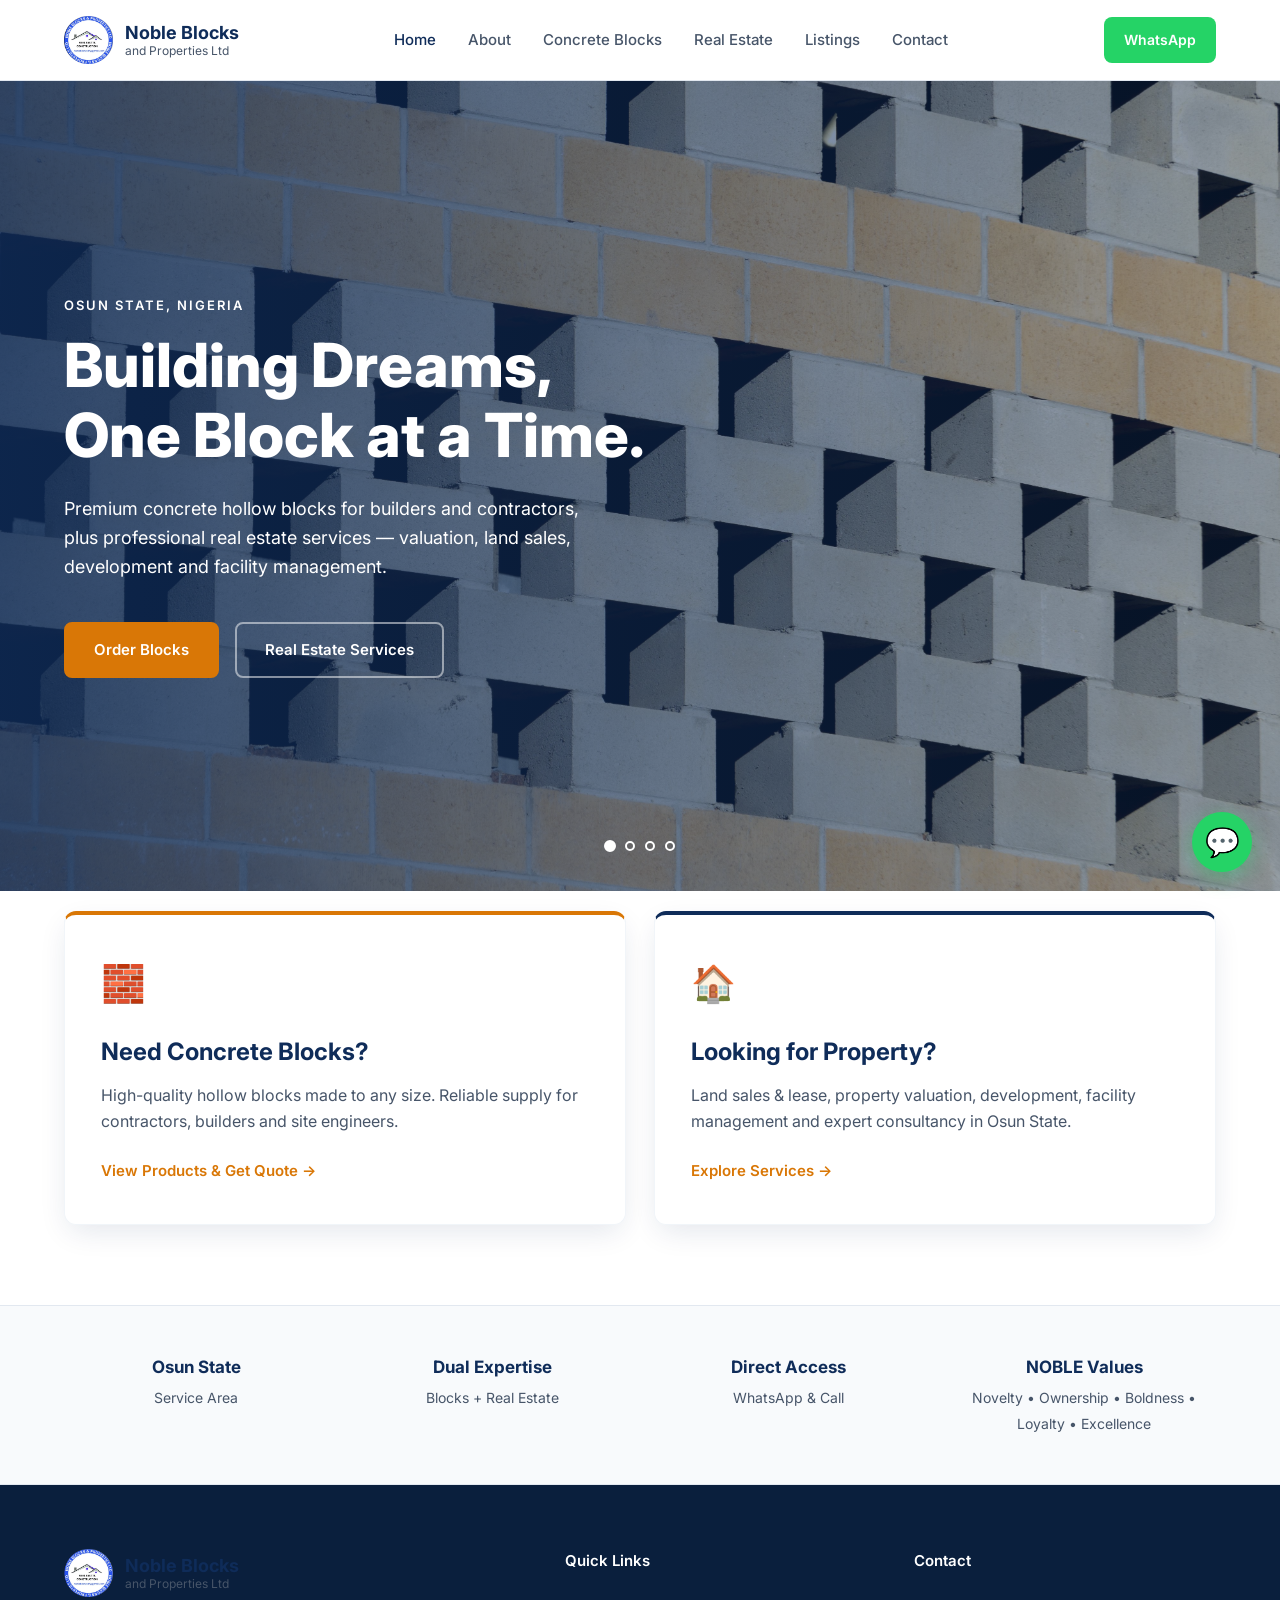
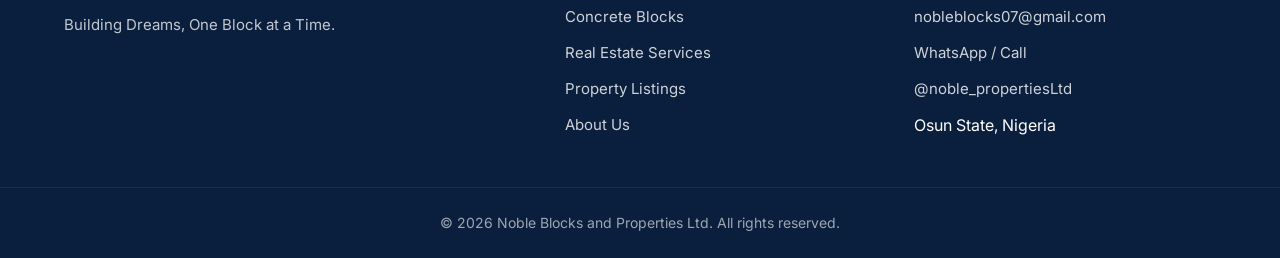
<file: index.html>
<!DOCTYPE html>
<html lang="en">
<head>
  <meta charset="UTF-8" />
  <meta name="viewport" content="width=device-width, initial-scale=1.0" />
  <title>Noble Blocks and Properties Ltd | Building Dreams, One Block at a Time</title>
  <meta name="description" content="Premium concrete hollow blocks and professional real estate services in Osun State, Nigeria." />
  <link rel="stylesheet" href="css/style.css" />
  <link rel="preconnect" href="https://fonts.googleapis.com" />
  <link rel="preconnect" href="https://fonts.gstatic.com" crossorigin />
  <link href="https://fonts.googleapis.com/css2?family=Inter:wght@400;500;600;700;800&display=swap" rel="stylesheet" />
</head>
<body>

  <!-- ========== HEADER ========== -->
  <header class="header">
    <div class="container header-inner">
      <a href="index.html" class="logo">
        <img src="noble-blocks.png" alt="Noble Blocks and Properties Ltd" />
        <div class="logo-text">
          <span class="logo-name">Noble Blocks</span>
          <span class="logo-sub">and Properties Ltd</span>
        </div>
      </a>

      <nav class="nav">
        <a href="index.html" class="active">Home</a>
        <a href="pages/about.html">About</a>
        <a href="pages/blocks.html">Concrete Blocks</a>
        <a href="pages/services.html">Real Estate</a>
        <a href="pages/listings.html">Listings</a>
        <a href="pages/contact.html">Contact</a>
      </nav>

      <div class="header-cta">
        <a href="https://wa.me/2348085689980" class="btn btn-whatsapp" target="_blank">WhatsApp</a>
      </div>

      <button class="mobile-menu-btn" aria-label="Menu">
        <span></span><span></span><span></span>
      </button>
    </div>
  </header>

<!-- ========== HERO ========== -->
<!-- ========== HERO CAROUSEL ========== -->
<section class="hero-carousel">
  <div class="carousel-slides">
    <div class="carousel-slide active" style="background-image: url('images/hero-1.jpg')"></div>
    <div class="carousel-slide" style="background-image: url('images/hero-2.jpg')"></div>
    <div class="carousel-slide" style="background-image: url('images/hero-3.jpg')"></div>
    <div class="carousel-slide" style="background-image: url('images/hero-4.jpg')"></div>
  </div>

  <div class="carousel-overlay"></div>

  <div class="container hero-content">
    <div class="hero-text">
      <p class="eyebrow animate-fade-up">Osun State, Nigeria</p>
      <h1 class="animate-fade-up delay-1">Building Dreams,<br>One Block at a Time.</h1>
      <p class="hero-desc animate-fade-up delay-2">
        Premium concrete hollow blocks for builders and contractors, 
        plus professional real estate services — valuation, land sales, 
        development and facility management.
      </p>
      <div class="hero-buttons animate-fade-up delay-3">
        <a href="pages/blocks.html" class="btn btn-primary">Order Blocks</a>
        <a href="pages/services.html" class="btn btn-outline">Real Estate Services</a>
      </div>
    </div>
  </div>

  <!-- Carousel Dots -->
  <div class="carousel-dots">
    <button class="dot active" data-slide="0"></button>
    <button class="dot" data-slide="1"></button>
    <button class="dot" data-slide="2"></button>
    <button class="dot" data-slide="3"></button>
  </div>
</section>

  <!-- ========== TWO PATH SPLIT (Most Important Section) ========== -->
  <section class="split-section">
    <div class="container">
      <div class="split-grid">
        <!-- Blocks Card -->
        <a href="pages/blocks.html" class="split-card blocks-card">
          <div class="split-icon">🧱</div>
          <h2>Need Concrete Blocks?</h2>
          <p>
            High-quality hollow blocks made to any size. 
            Reliable supply for contractors, builders and site engineers.
          </p>
          <span class="split-link">View Products & Get Quote →</span>
        </a>

        <!-- Real Estate Card -->
        <a href="pages/services.html" class="split-card estate-card">
          <div class="split-icon">🏠</div>
          <h2>Looking for Property?</h2>
          <p>
            Land sales & lease, property valuation, development, 
            facility management and expert consultancy in Osun State.
          </p>
          <span class="split-link">Explore Services →</span>
        </a>
      </div>
    </div>
  </section>

  <!-- ========== TRUST STRIP ========== -->
  <section class="trust-strip">
    <div class="container trust-grid">
      <div class="trust-item">
        <strong>Osun State</strong>
        <span>Service Area</span>
      </div>
      <div class="trust-item">
        <strong>Dual Expertise</strong>
        <span>Blocks + Real Estate</span>
      </div>
      <div class="trust-item">
        <strong>Direct Access</strong>
        <span>WhatsApp & Call</span>
      </div>
      <div class="trust-item">
        <strong>NOBLE Values</strong>
        <span>Novelty • Ownership • Boldness • Loyalty • Excellence</span>
      </div>
    </div>
  </section>

  <!-- ========== FOOTER ========== -->
  <footer class="footer">
    <div class="container footer-grid">
      <div class="footer-brand">
        <div class="logo">
          <img src="noble-blocks.png" alt="Noble Blocks" />
          <div class="logo-text">
            <span class="logo-name">Noble Blocks</span>
            <span class="logo-sub">and Properties Ltd</span>
          </div>
        </div>
        <p>Building Dreams, One Block at a Time.</p>
      </div>

      <div class="footer-links">
        <h4>Quick Links</h4>
        <a href="pages/blocks.html">Concrete Blocks</a>
        <a href="pages/services.html">Real Estate Services</a>
        <a href="pages/listings.html">Property Listings</a>
        <a href="pages/about.html">About Us</a>
      </div>

      <div class="footer-contact">
        <h4>Contact</h4>
        <a href="mailto:nobleblocks07@gmail.com">nobleblocks07@gmail.com</a>
        <a href="https://wa.me/2348085689980" target="_blank">WhatsApp / Call</a>
        <a href="https://instagram.com/noble_propertiesLtd" target="_blank">@noble_propertiesLtd</a>
        <p>Osun State, Nigeria</p>
      </div>
    </div>

    <div class="footer-bottom">
      <div class="container">
        <p>© 2026 Noble Blocks and Properties Ltd. All rights reserved.</p>
      </div>
    </div>
  </footer>

  <!-- Sticky WhatsApp Button -->
  <a href="https://wa.me/2348085689980" class="sticky-whatsapp" target="_blank" title="Chat on WhatsApp">
    💬
  </a>





<script>
  const slides = document.querySelectorAll('.carousel-slide');
  const dots = document.querySelectorAll('.dot');
  let currentSlide = 0;
  let slideInterval;

  function showSlide(index) {
    slides.forEach(slide => slide.classList.remove('active'));
    dots.forEach(dot => dot.classList.remove('active'));

    slides[index].classList.add('active');
    dots[index].classList.add('active');
    currentSlide = index;
  }

  function nextSlide() {
    let next = (currentSlide + 1) % slides.length;
    showSlide(next);
  }

  // Auto play
  function startCarousel() {
    slideInterval = setInterval(nextSlide, 5000); // Change every 5 seconds
  }

  // Dot click
  dots.forEach(dot => {
    dot.addEventListener('click', () => {
      clearInterval(slideInterval);
      showSlide(parseInt(dot.dataset.slide));
      startCarousel();
    });
  });

  // Start
  startCarousel();
</script>
</body>
</html>
</file>
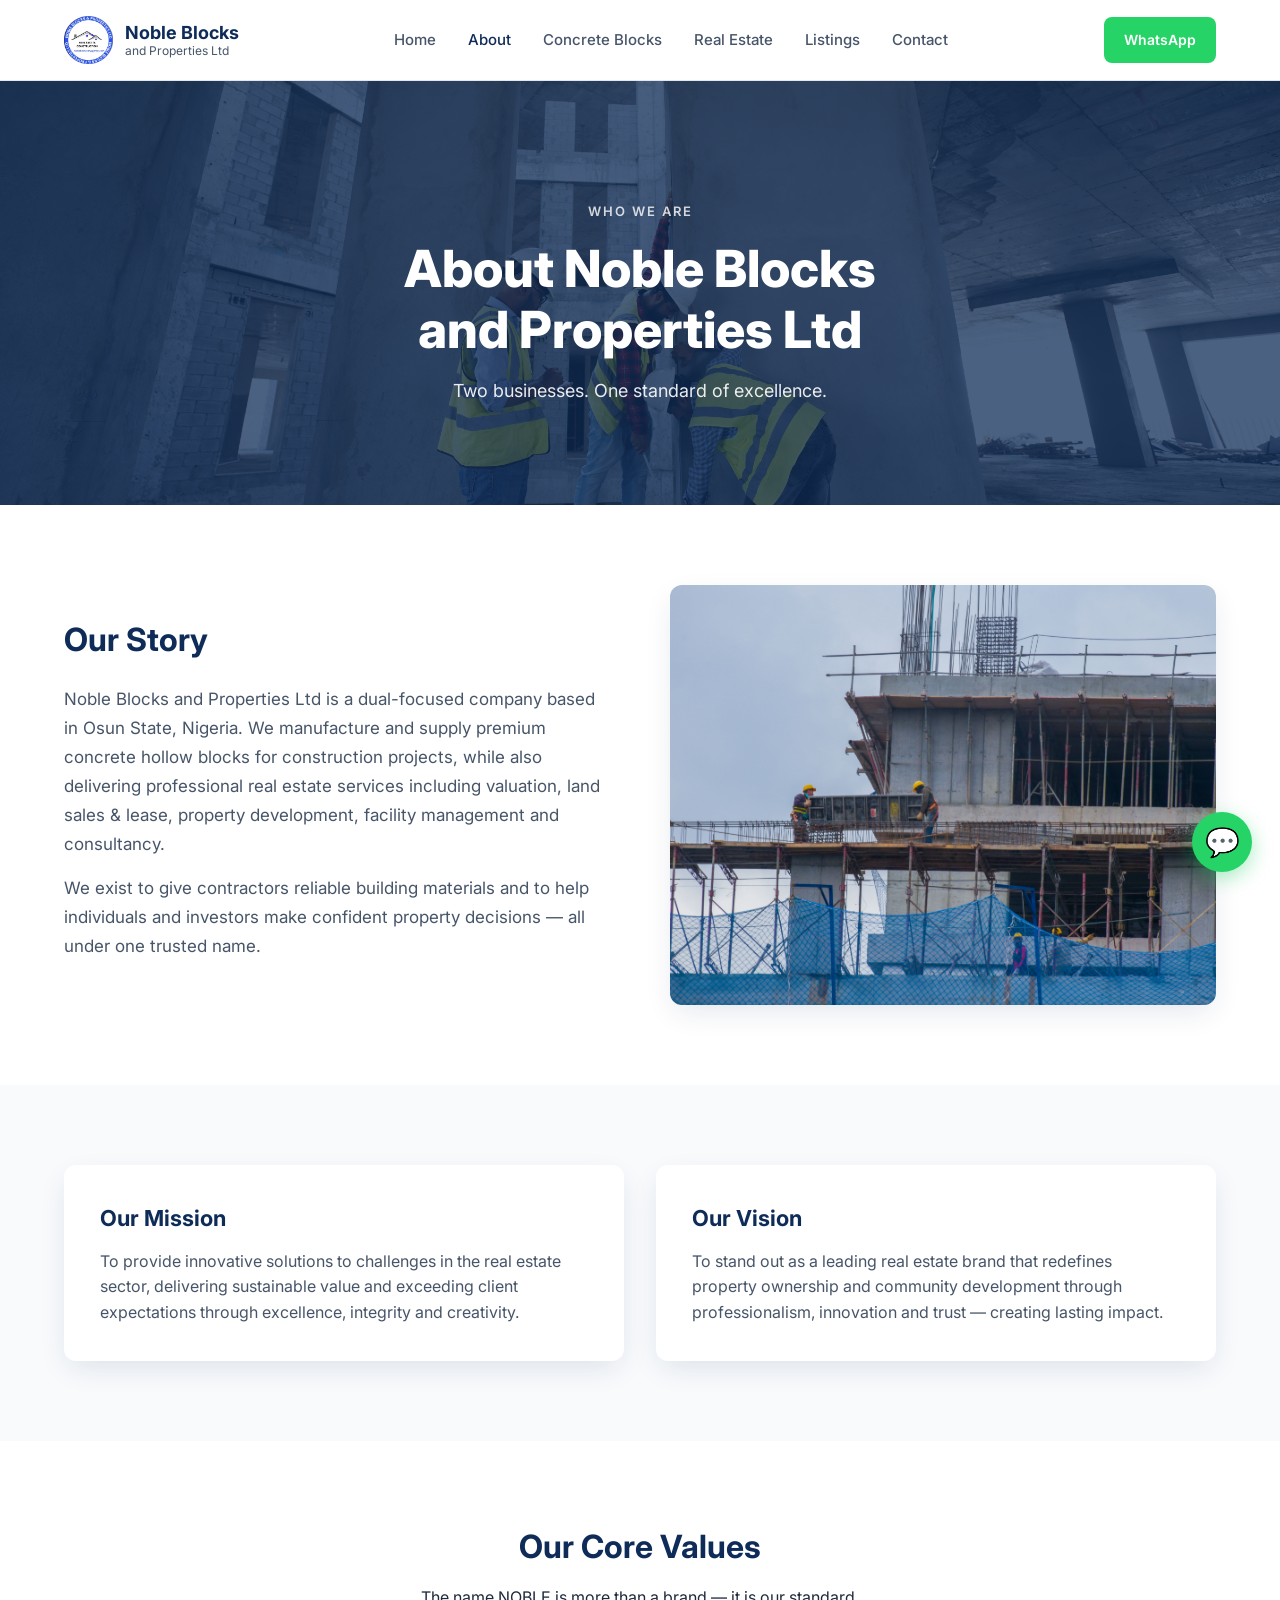
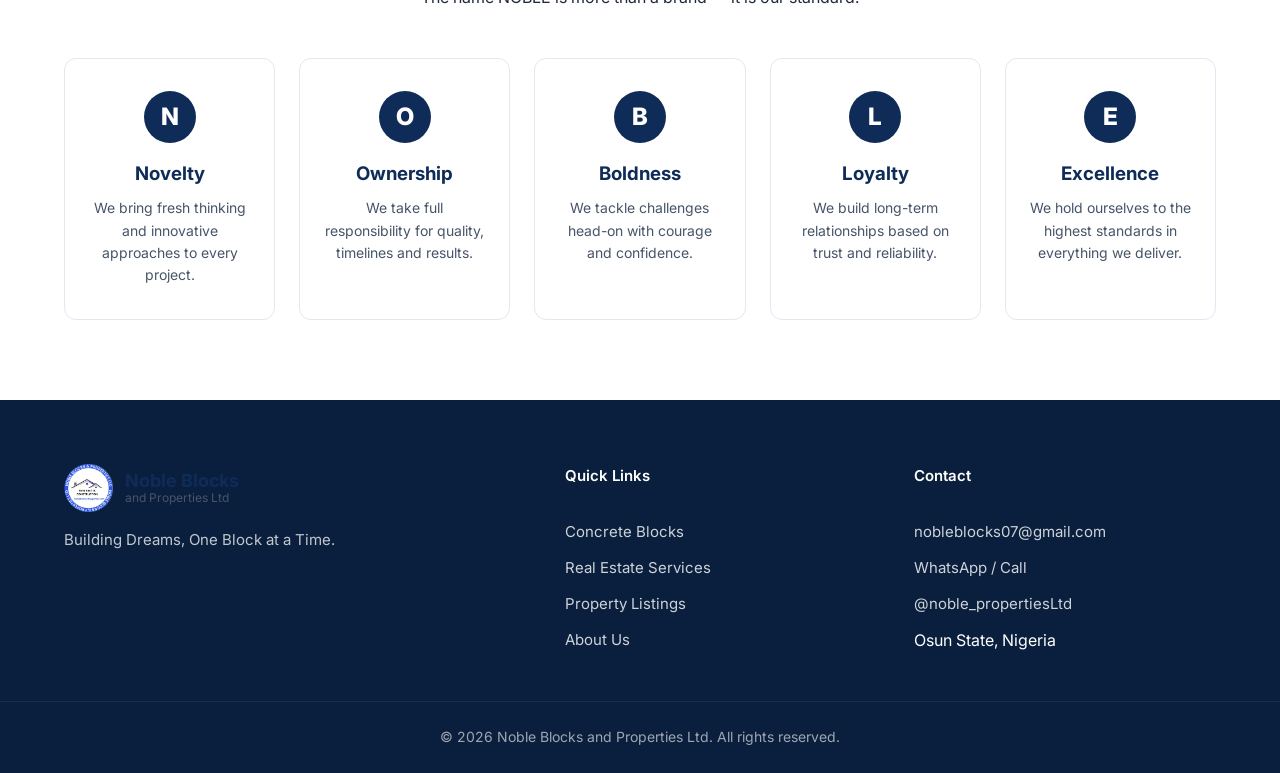
<file: pages/about.html>
<!DOCTYPE html>
<html lang="en">
<head>
  <meta charset="UTF-8" />
  <meta name="viewport" content="width=device-width, initial-scale=1.0" />
  <title>About Us | Noble Blocks and Properties Ltd</title>
  <link rel="stylesheet" href="../css/style.css" />
  <link href="https://fonts.googleapis.com/css2?family=Inter:wght@400;500;600;700;800&display=swap" rel="stylesheet" />
</head>
<body>

  <!-- HEADER -->
  <header class="header">
    <div class="container header-inner">
      <a href="../index.html" class="logo">
        <img src="../noble-blocks.png" alt="Noble Blocks and Properties Ltd" />
        <div class="logo-text">
          <span class="logo-name">Noble Blocks</span>
          <span class="logo-sub">and Properties Ltd</span>
        </div>
      </a>
      <nav class="nav">
        <a href="../index.html">Home</a>
        <a href="about.html" class="active">About</a>
        <a href="blocks.html">Concrete Blocks</a>
        <a href="services.html">Real Estate</a>
        <a href="listings.html">Listings</a>
        <a href="contact.html">Contact</a>
      </nav>
      <div class="header-cta">
        <a href="https://wa.me/2348085689980" class="btn btn-whatsapp" target="_blank">WhatsApp</a>
      </div>
    </div>
  </header>

  <!-- PAGE HERO WITH IMAGE -->
  <section class="page-hero-image" style="background-image: url('../images/workers-1.jpg');">
    <div class="page-hero-overlay"></div>
    <div class="container">
      <p class="eyebrow">Who We Are</p>
      <h1>About Noble Blocks<br>and Properties Ltd</h1>
      <p class="page-hero-desc">Two businesses. One standard of excellence.</p>
    </div>
  </section>

  <!-- OUR STORY (Text + Image) -->
  <section class="section">
    <div class="container">
      <div class="story-grid">
        <div class="story-text">
          <h2>Our Story</h2>
          <p>
            Noble Blocks and Properties Ltd is a dual-focused company based in Osun State, Nigeria. 
            We manufacture and supply premium concrete hollow blocks for construction projects, 
            while also delivering professional real estate services including valuation, land sales & lease, 
            property development, facility management and consultancy.
          </p>
          <p>
            We exist to give contractors reliable building materials and to help individuals and investors 
            make confident property decisions — all under one trusted name.
          </p>
        </div>
        <div class="story-image">
          <img src="../images/workers-5.jpg" alt="Construction team at work" />
        </div>
      </div>
    </div>
  </section>

  <!-- MISSION & VISION -->
  <section class="section bg-light">
    <div class="container">
      <div class="two-col">
        <div class="info-card">
          <h3>Our Mission</h3>
          <p>To provide innovative solutions to challenges in the real estate sector, delivering sustainable value and exceeding client expectations through excellence, integrity and creativity.</p>
        </div>
        <div class="info-card">
          <h3>Our Vision</h3>
          <p>To stand out as a leading real estate brand that redefines property ownership and community development through professionalism, innovation and trust — creating lasting impact.</p>
        </div>
      </div>
    </div>
  </section>

  <!-- NOBLE VALUES -->
  <section class="section">
    <div class="container">
      <div class="section-header">
        <h2>Our Core Values</h2>
        <p>The name NOBLE is more than a brand — it is our standard.</p>
      </div>

      <div class="values-grid">
        <div class="value-card">
          <span class="value-letter">N</span>
          <h3>Novelty</h3>
          <p>We bring fresh thinking and innovative approaches to every project.</p>
        </div>
        <div class="value-card">
          <span class="value-letter">O</span>
          <h3>Ownership</h3>
          <p>We take full responsibility for quality, timelines and results.</p>
        </div>
        <div class="value-card">
          <span class="value-letter">B</span>
          <h3>Boldness</h3>
          <p>We tackle challenges head-on with courage and confidence.</p>
        </div>
        <div class="value-card">
          <span class="value-letter">L</span>
          <h3>Loyalty</h3>
          <p>We build long-term relationships based on trust and reliability.</p>
        </div>
        <div class="value-card">
          <span class="value-letter">E</span>
          <h3>Excellence</h3>
          <p>We hold ourselves to the highest standards in everything we deliver.</p>
        </div>
      </div>
    </div>
  </section>

  <!-- FOOTER -->
  <footer class="footer">
    <div class="container footer-grid">
      <div class="footer-brand">
        <div class="logo">
          <img src="../noble-blocks.png" alt="Noble Blocks" />
          <div class="logo-text">
            <span class="logo-name">Noble Blocks</span>
            <span class="logo-sub">and Properties Ltd</span>
          </div>
        </div>
        <p>Building Dreams, One Block at a Time.</p>
      </div>
      <div class="footer-links">
        <h4>Quick Links</h4>
        <a href="blocks.html">Concrete Blocks</a>
        <a href="services.html">Real Estate Services</a>
        <a href="listings.html">Property Listings</a>
        <a href="about.html">About Us</a>
      </div>
      <div class="footer-contact">
        <h4>Contact</h4>
        <a href="mailto:nobleblocks07@gmail.com">nobleblocks07@gmail.com</a>
        <a href="https://wa.me/2348085689980" target="_blank">WhatsApp / Call</a>
        <a href="https://instagram.com/noble_propertiesLtd" target="_blank">@noble_propertiesLtd</a>
        <p>Osun State, Nigeria</p>
      </div>
    </div>
    <div class="footer-bottom">
      <div class="container">
        <p>© 2026 Noble Blocks and Properties Ltd. All rights reserved.</p>
      </div>
    </div>
  </footer>

  <a href="https://wa.me/2348085689980" class="sticky-whatsapp" target="_blank">💬</a>

</body>
</html>
</file>
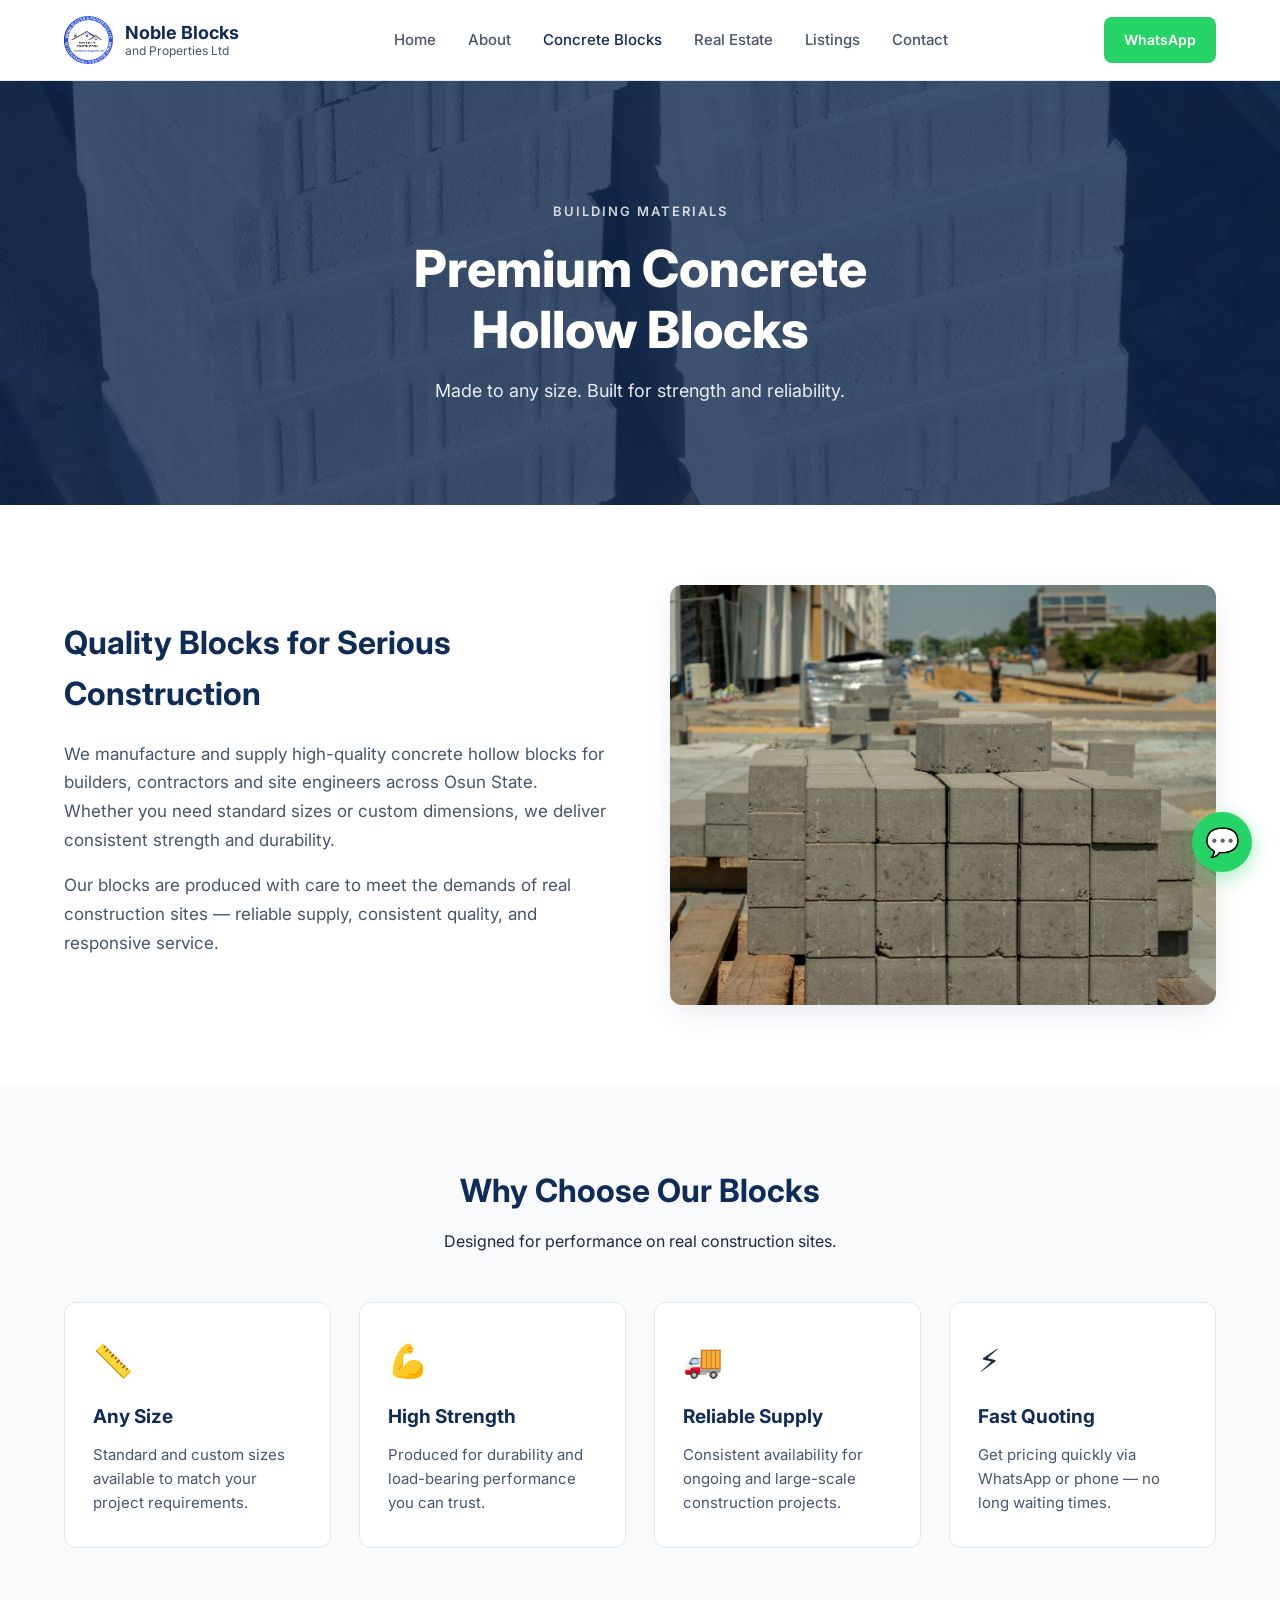
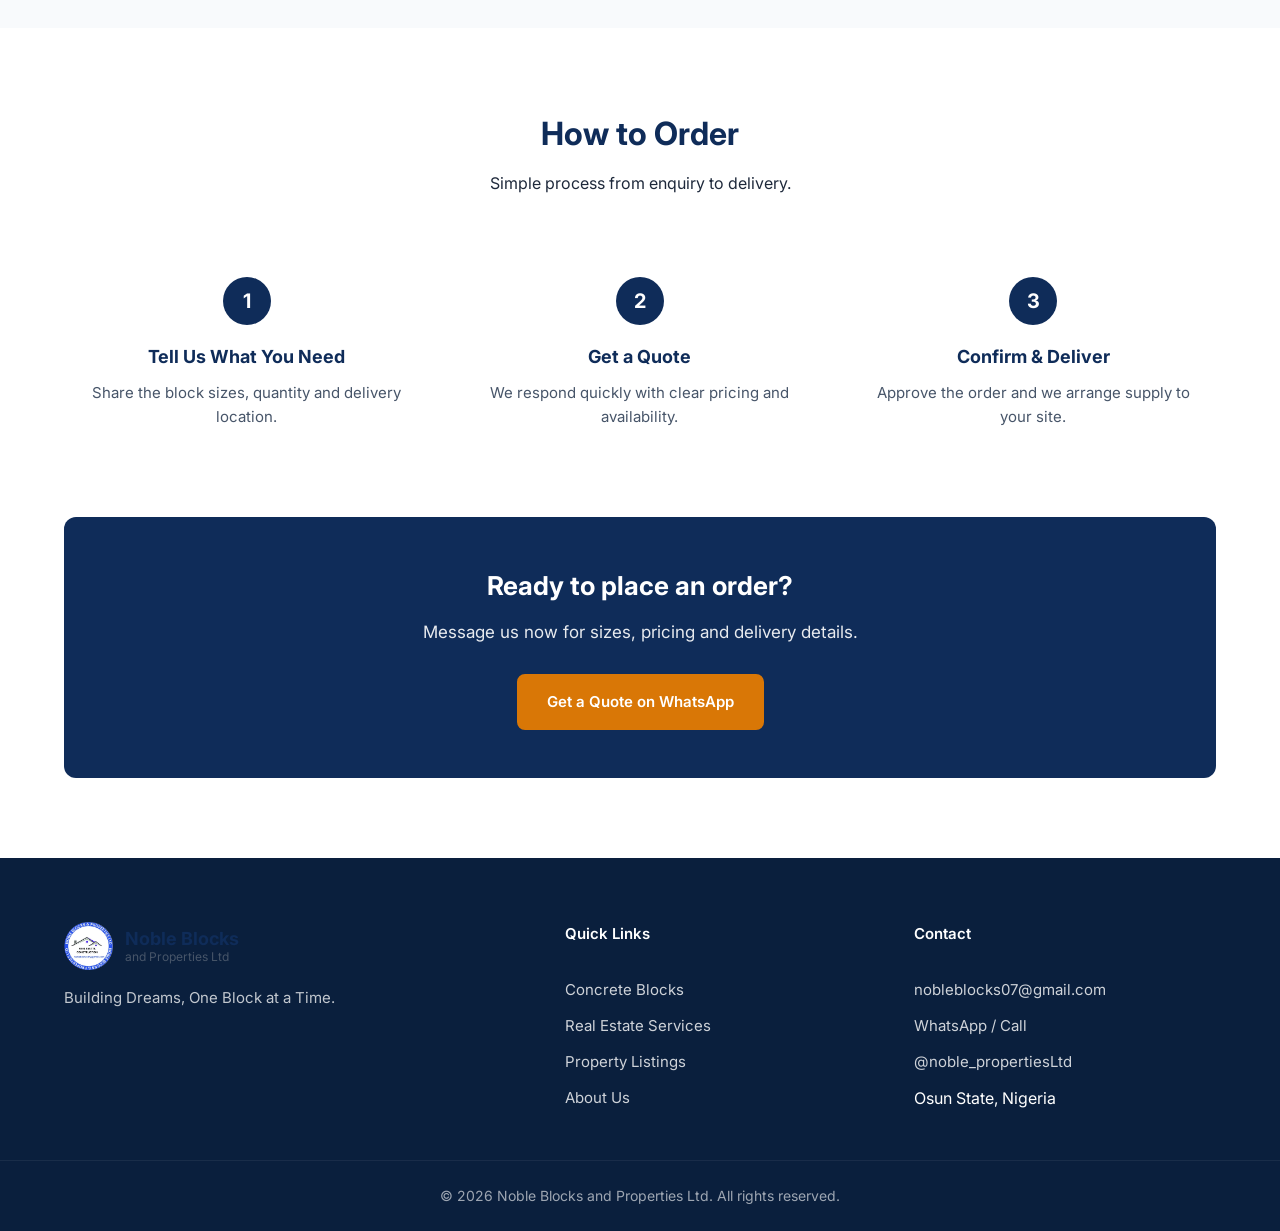
<file: pages/blocks.html>
<!DOCTYPE html>
<html lang="en">
<head>
  <meta charset="UTF-8" />
  <meta name="viewport" content="width=device-width, initial-scale=1.0" />
  <title>Concrete Blocks | Noble Blocks and Properties Ltd</title>
  <meta name="description" content="Premium concrete hollow blocks made to any size. Reliable supply for contractors and builders in Osun State." />
  <link rel="stylesheet" href="../css/style.css" />
  <link href="https://fonts.googleapis.com/css2?family=Inter:wght@400;500;600;700;800&display=swap" rel="stylesheet" />
</head>
<body>

  <!-- HEADER -->
  <header class="header">
    <div class="container header-inner">
      <a href="../index.html" class="logo">
        <img src="../noble-blocks.png" alt="Noble Blocks and Properties Ltd" />
        <div class="logo-text">
          <span class="logo-name">Noble Blocks</span>
          <span class="logo-sub">and Properties Ltd</span>
        </div>
      </a>
      <nav class="nav">
        <a href="../index.html">Home</a>
        <a href="about.html">About</a>
        <a href="blocks.html" class="active">Concrete Blocks</a>
        <a href="services.html">Real Estate</a>
        <a href="listings.html">Listings</a>
        <a href="contact.html">Contact</a>
      </nav>
      <div class="header-cta">
        <a href="https://wa.me/2348085689980" class="btn btn-whatsapp" target="_blank">WhatsApp</a>
      </div>
    </div>
  </header>

  <!-- PAGE HERO WITH IMAGE -->
  <section class="page-hero-image" style="background-image: url('../images/concrete-block-1.jpg');">
    <div class="page-hero-overlay"></div>
    <div class="container">
      <p class="eyebrow">Building Materials</p>
      <h1>Premium Concrete<br>Hollow Blocks</h1>
      <p class="page-hero-desc">Made to any size. Built for strength and reliability.</p>
    </div>
  </section>

  <!-- INTRO + IMAGE -->
  <section class="section">
    <div class="container">
      <div class="story-grid">
        <div class="story-text">
          <h2>Quality Blocks for Serious Construction</h2>
          <p>
            We manufacture and supply high-quality concrete hollow blocks for builders, 
            contractors and site engineers across Osun State. Whether you need standard 
            sizes or custom dimensions, we deliver consistent strength and durability.
          </p>
          <p>
            Our blocks are produced with care to meet the demands of real construction sites — 
            reliable supply, consistent quality, and responsive service.
          </p>
        </div>
        <div class="story-image">
          <img src="../images/concrete-block-2.jpg" alt="Stacked concrete hollow blocks" />
        </div>
      </div>
    </div>
  </section>

  <!-- FEATURES -->
  <section class="section bg-light">
    <div class="container">
      <div class="section-header">
        <h2>Why Choose Our Blocks</h2>
        <p>Designed for performance on real construction sites.</p>
      </div>

      <div class="features-grid">
        <div class="feature-card">
          <div class="feature-icon">📏</div>
          <h3>Any Size</h3>
          <p>Standard and custom sizes available to match your project requirements.</p>
        </div>
        <div class="feature-card">
          <div class="feature-icon">💪</div>
          <h3>High Strength</h3>
          <p>Produced for durability and load-bearing performance you can trust.</p>
        </div>
        <div class="feature-card">
          <div class="feature-icon">🚚</div>
          <h3>Reliable Supply</h3>
          <p>Consistent availability for ongoing and large-scale construction projects.</p>
        </div>
        <div class="feature-card">
          <div class="feature-icon">⚡</div>
          <h3>Fast Quoting</h3>
          <p>Get pricing quickly via WhatsApp or phone — no long waiting times.</p>
        </div>
      </div>
    </div>
  </section>

  <!-- HOW TO ORDER -->
  <section class="section">
    <div class="container">
      <div class="section-header">
        <h2>How to Order</h2>
        <p>Simple process from enquiry to delivery.</p>
      </div>

      <div class="steps-grid">
        <div class="step-card">
          <span class="step-number">1</span>
          <h3>Tell Us What You Need</h3>
          <p>Share the block sizes, quantity and delivery location.</p>
        </div>
        <div class="step-card">
          <span class="step-number">2</span>
          <h3>Get a Quote</h3>
          <p>We respond quickly with clear pricing and availability.</p>
        </div>
        <div class="step-card">
          <span class="step-number">3</span>
          <h3>Confirm & Deliver</h3>
          <p>Approve the order and we arrange supply to your site.</p>
        </div>
      </div>

      <div class="cta-box">
        <h3>Ready to place an order?</h3>
        <p>Message us now for sizes, pricing and delivery details.</p>
        <a href="https://wa.me/2348085689980?text=Hello%20Noble%20Blocks%2C%20I%20would%20like%20to%20get%20a%20quote%20for%20concrete%20blocks." 
           class="btn btn-primary" target="_blank">
          Get a Quote on WhatsApp
        </a>
      </div>
    </div>
  </section>

  <!-- FOOTER -->
  <footer class="footer">
    <div class="container footer-grid">
      <div class="footer-brand">
        <div class="logo">
          <img src="../noble-blocks.png" alt="Noble Blocks" />
          <div class="logo-text">
            <span class="logo-name">Noble Blocks</span>
            <span class="logo-sub">and Properties Ltd</span>
          </div>
        </div>
        <p>Building Dreams, One Block at a Time.</p>
      </div>
      <div class="footer-links">
        <h4>Quick Links</h4>
        <a href="blocks.html">Concrete Blocks</a>
        <a href="services.html">Real Estate Services</a>
        <a href="listings.html">Property Listings</a>
        <a href="about.html">About Us</a>
      </div>
      <div class="footer-contact">
        <h4>Contact</h4>
        <a href="mailto:nobleblocks07@gmail.com">nobleblocks07@gmail.com</a>
        <a href="https://wa.me/2348085689980" target="_blank">WhatsApp / Call</a>
        <a href="https://instagram.com/noble_propertiesLtd" target="_blank">@noble_propertiesLtd</a>
        <p>Osun State, Nigeria</p>
      </div>
    </div>
    <div class="footer-bottom">
      <div class="container">
        <p>© 2026 Noble Blocks and Properties Ltd. All rights reserved.</p>
      </div>
    </div>
  </footer>

  <a href="https://wa.me/2348085689980" class="sticky-whatsapp" target="_blank">💬</a>

</body>
</html>
</file>
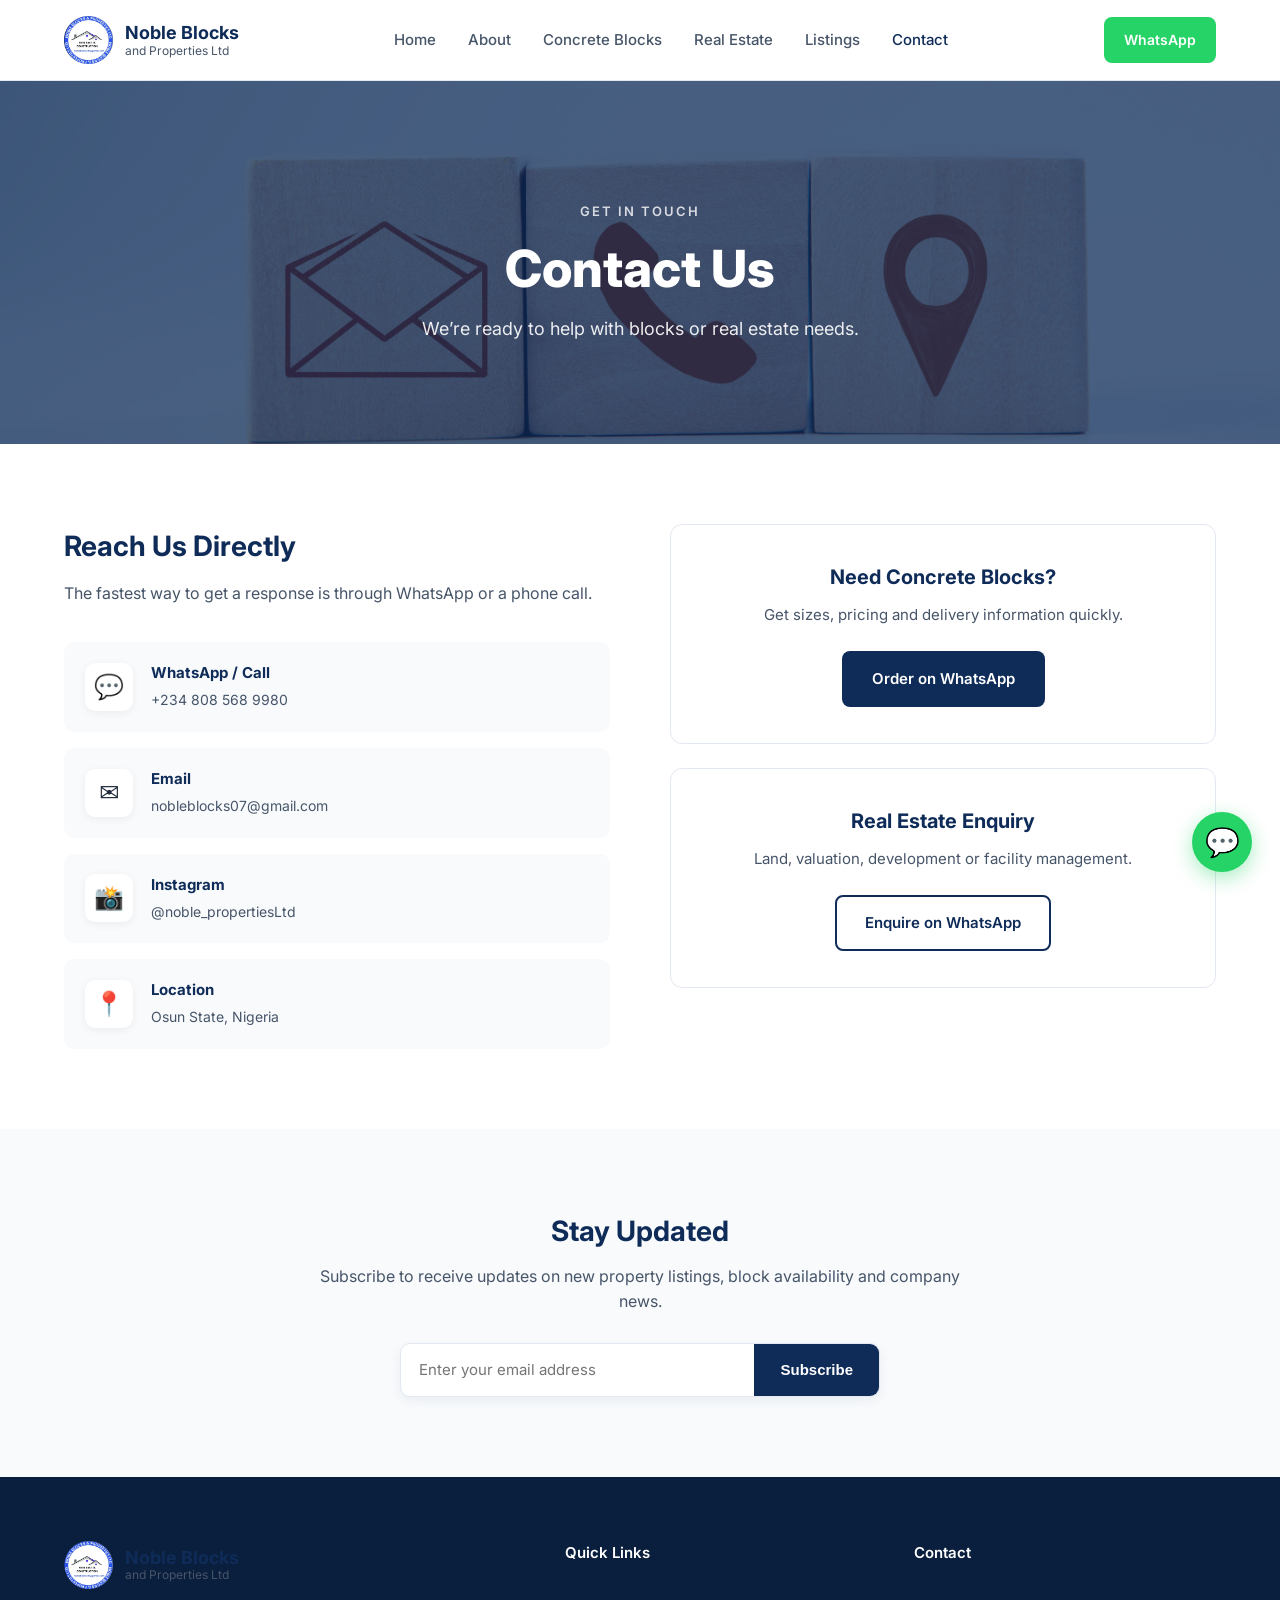
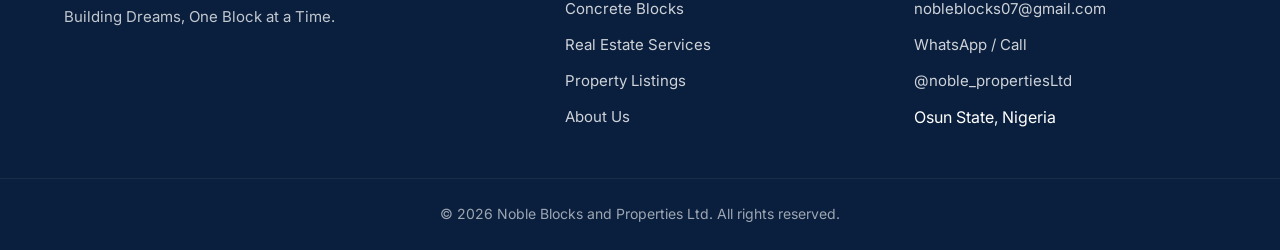
<file: pages/contact.html>
<!DOCTYPE html>
<html lang="en">
<head>
  <meta charset="UTF-8" />
  <meta name="viewport" content="width=device-width, initial-scale=1.0" />
  <title>Contact Us | Noble Blocks and Properties Ltd</title>
  <meta name="description" content="Contact Noble Blocks and Properties Ltd for concrete blocks or real estate services in Osun State." />
  <link rel="stylesheet" href="../css/style.css" />
  <link href="https://fonts.googleapis.com/css2?family=Inter:wght@400;500;600;700;800&display=swap" rel="stylesheet" />
</head>
<body>

  <!-- HEADER -->
  <header class="header">
    <div class="container header-inner">
      <a href="../index.html" class="logo">
        <img src="../noble-blocks.png" alt="Noble Blocks and Properties Ltd" />
        <div class="logo-text">
          <span class="logo-name">Noble Blocks</span>
          <span class="logo-sub">and Properties Ltd</span>
        </div>
      </a>
      <nav class="nav">
        <a href="../index.html">Home</a>
        <a href="about.html">About</a>
        <a href="blocks.html">Concrete Blocks</a>
        <a href="services.html">Real Estate</a>
        <a href="listings.html">Listings</a>
        <a href="contact.html" class="active">Contact</a>
      </nav>
      <div class="header-cta">
        <a href="https://wa.me/2348085689980" class="btn btn-whatsapp" target="_blank">WhatsApp</a>
      </div>
    </div>
  </header>

<!-- PAGE HERO WITH IMAGE -->
<section class="page-hero-image" style="background-image: url('../images/contact.jpg');">
  <div class="page-hero-overlay"></div>
  <div class="container">
    <p class="eyebrow">Get In Touch</p>
    <h1>Contact Us</h1>
    <p class="page-hero-desc">We’re ready to help with blocks or real estate needs.</p>
  </div>
</section>

  <!-- CONTACT SECTION -->
  <section class="section">
    <div class="container">
      <div class="contact-grid">

        <!-- Contact Info -->
        <div class="contact-info">
          <h2>Reach Us Directly</h2>
          <p class="contact-intro">The fastest way to get a response is through WhatsApp or a phone call.</p>

          <div class="contact-methods">
            <a href="https://wa.me/2348085689980" class="contact-method" target="_blank">
              <div class="method-icon">💬</div>
              <div>
                <strong>WhatsApp / Call</strong>
                <span>+234 808 568 9980</span>
              </div>
            </a>

            <a href="mailto:nobleblocks07@gmail.com" class="contact-method">
              <div class="method-icon">✉️</div>
              <div>
                <strong>Email</strong>
                <span>nobleblocks07@gmail.com</span>
              </div>
            </a>

            <a href="https://instagram.com/noble_propertiesLtd" class="contact-method" target="_blank">
              <div class="method-icon">📸</div>
              <div>
                <strong>Instagram</strong>
                <span>@noble_propertiesLtd</span>
              </div>
            </a>

            <div class="contact-method">
              <div class="method-icon">📍</div>
              <div>
                <strong>Location</strong>
                <span>Osun State, Nigeria</span>
              </div>
            </div>
          </div>
        </div>

        <!-- Quick Enquiry Cards -->
        <div class="enquiry-cards">
          <div class="enquiry-card">
            <h3>Need Concrete Blocks?</h3>
            <p>Get sizes, pricing and delivery information quickly.</p>
            <a href="https://wa.me/2348085689980?text=Hello%20Noble%20Blocks%2C%20I%20would%20like%20to%20order%20concrete%20blocks." 
               class="btn btn-primary" target="_blank">
              Order on WhatsApp
            </a>
          </div>

          <div class="enquiry-card">
            <h3>Real Estate Enquiry</h3>
            <p>Land, valuation, development or facility management.</p>
            <a href="https://wa.me/2348085689980?text=Hello%20Noble%20Blocks%2C%20I%20am%20interested%20in%20your%20real%20estate%20services." 
               class="btn btn-outline" target="_blank">
              Enquire on WhatsApp
            </a>
          </div>
        </div>

      </div>
    </div>
  </section>


<!-- NEWSLETTER -->
<section class="section bg-light">
  <div class="container">
    <div class="newsletter">
      <div class="newsletter-content">
        <h2>Stay Updated</h2>
        <p>Subscribe to receive updates on new property listings, block availability and company news.</p>
      </div>
      <form class="newsletter-form" action="#" method="POST">
        <input type="email" name="email" placeholder="Enter your email address" required />
        <button type="submit" class="btn btn-primary">Subscribe</button>
      </form>
    </div>
  </div>
</section>


  <!-- FOOTER -->
  <footer class="footer">
    <div class="container footer-grid">
      <div class="footer-brand">
        <div class="logo">
          <img src="../noble-blocks.png" alt="Noble Blocks" />
          <div class="logo-text">
            <span class="logo-name">Noble Blocks</span>
            <span class="logo-sub">and Properties Ltd</span>
          </div>
        </div>
        <p>Building Dreams, One Block at a Time.</p>
      </div>
      <div class="footer-links">
        <h4>Quick Links</h4>
        <a href="blocks.html">Concrete Blocks</a>
        <a href="services.html">Real Estate Services</a>
        <a href="listings.html">Property Listings</a>
        <a href="about.html">About Us</a>
      </div>
      <div class="footer-contact">
        <h4>Contact</h4>
        <a href="mailto:nobleblocks07@gmail.com">nobleblocks07@gmail.com</a>
        <a href="https://wa.me/2348085689980" target="_blank">WhatsApp / Call</a>
        <a href="https://instagram.com/noble_propertiesLtd" target="_blank">@noble_propertiesLtd</a>
        <p>Osun State, Nigeria</p>
      </div>
    </div>


<div class="footer-bottom">
    <div class="container">
        <p>© 2026 Noble Blocks and Properties Ltd. All rights reserved.</p>
    </div>
</div>
  </footer>

  <a href="https://wa.me/2348085689980" class="sticky-whatsapp" target="_blank">💬</a>

</body>
</html>
</file>
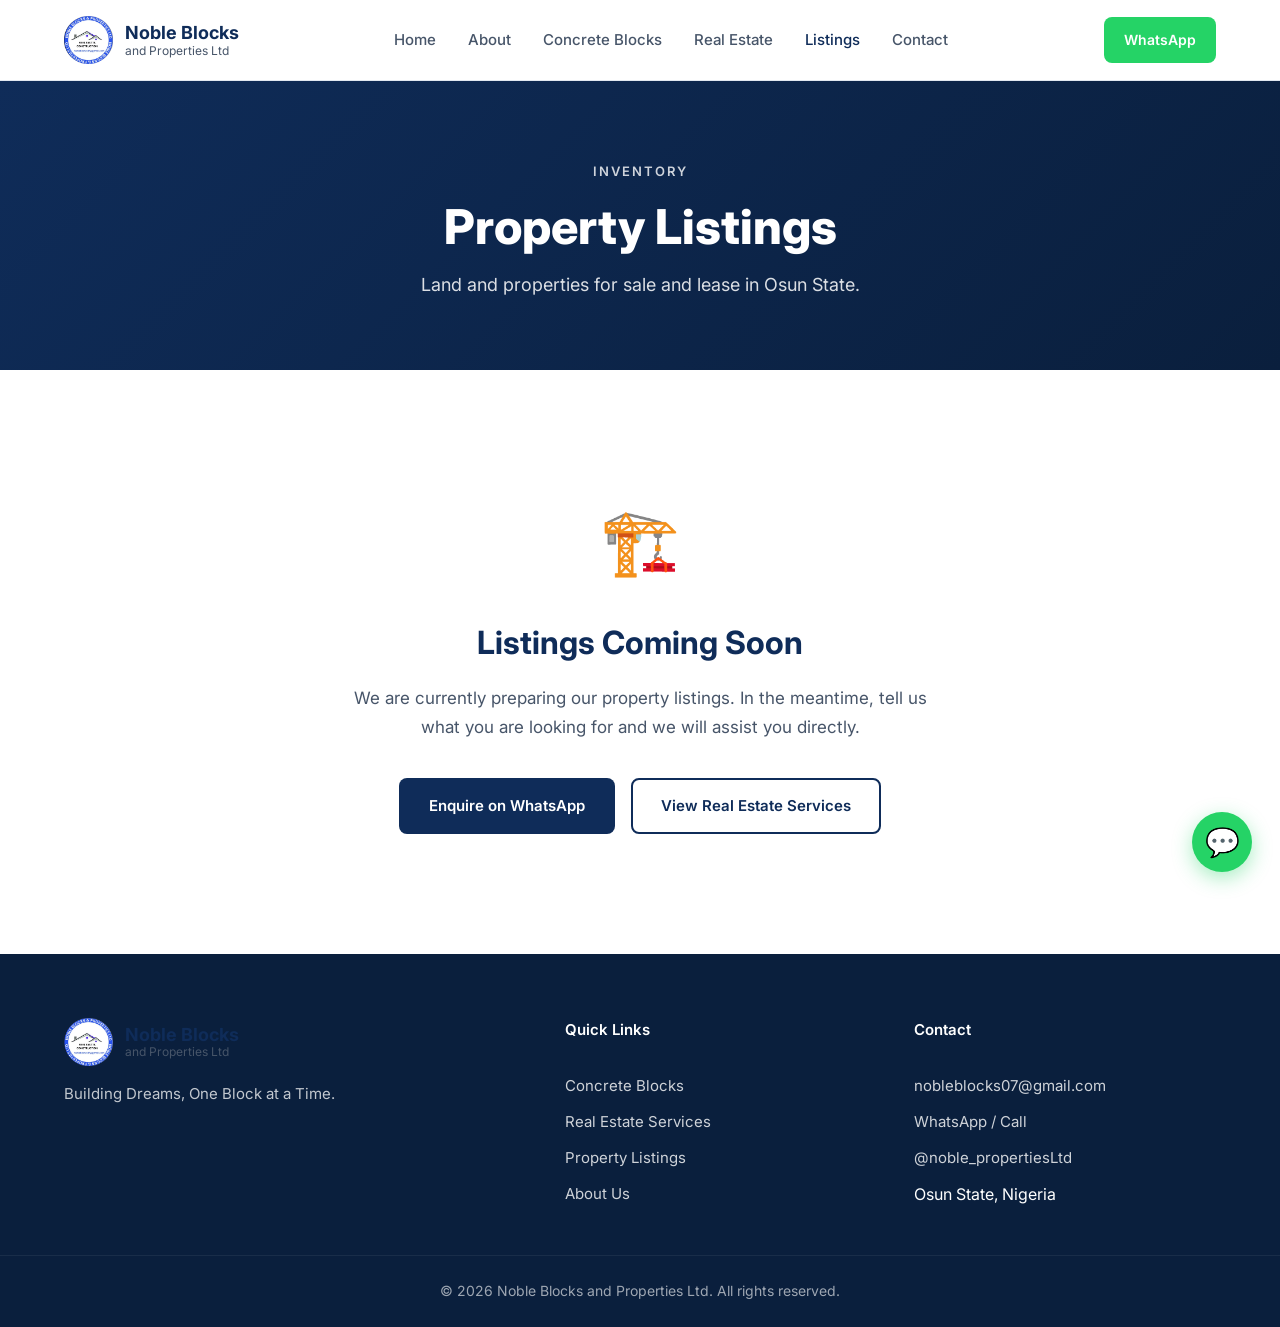
<file: pages/listings.htm>
<!DOCTYPE html>
<html lang="en">
<head>
  <meta charset="UTF-8" />
  <meta name="viewport" content="width=device-width, initial-scale=1.0" />
  <title>Property Listings | Noble Blocks and Properties Ltd</title>
  <meta name="description" content="Land and property listings for sale and lease in Osun State by Noble Blocks and Properties Ltd." />
  <link rel="stylesheet" href="../css/style.css" />
  <link href="https://fonts.googleapis.com/css2?family=Inter:wght@400;500;600;700;800&display=swap" rel="stylesheet" />
</head>
<body>

  <!-- HEADER -->
  <header class="header">
    <div class="container header-inner">
      <a href="../index.html" class="logo">
        <img src="../noble-blocks.png" alt="Noble Blocks and Properties Ltd" />
        <div class="logo-text">
          <span class="logo-name">Noble Blocks</span>
          <span class="logo-sub">and Properties Ltd</span>
        </div>
      </a>
      <nav class="nav">
        <a href="../index.html">Home</a>
        <a href="about.html">About</a>
        <a href="blocks.html">Concrete Blocks</a>
        <a href="services.html">Real Estate</a>
        <a href="listings.html" class="active">Listings</a>
        <a href="contact.html">Contact</a>
      </nav>
      <div class="header-cta">
        <a href="https://wa.me/2348085689980" class="btn btn-whatsapp" target="_blank">WhatsApp</a>
      </div>
    </div>
  </header>

  <!-- PAGE HERO -->
  <section class="page-hero">
    <div class="container">
      <p class="eyebrow">Inventory</p>
      <h1>Property Listings</h1>
      <p class="page-hero-desc">Land and properties for sale and lease in Osun State.</p>
    </div>
  </section>

  <!-- COMING SOON -->
  <section class="section">
    <div class="container">
      <div class="coming-soon">
        <div class="coming-soon-icon">🏗️</div>
        <h2>Listings Coming Soon</h2>
        <p>
          We are currently preparing our property listings.  
          In the meantime, tell us what you are looking for and we will assist you directly.
        </p>

        <div class="coming-soon-actions">
          <a href="https://wa.me/2348085689980?text=Hello%20Noble%20Blocks%2C%20I%20am%20looking%20for%20land%20or%20property." 
             class="btn btn-primary" target="_blank">
            Enquire on WhatsApp
          </a>
          <a href="services.html" class="btn btn-outline">View Real Estate Services</a>
        </div>
      </div>
    </div>
  </section>

  <!-- FOOTER -->
  <footer class="footer">
    <div class="container footer-grid">
      <div class="footer-brand">
        <div class="logo">
          <img src="../noble-blocks.png" alt="Noble Blocks" />
          <div class="logo-text">
            <span class="logo-name">Noble Blocks</span>
            <span class="logo-sub">and Properties Ltd</span>
          </div>
        </div>
        <p>Building Dreams, One Block at a Time.</p>
      </div>
      <div class="footer-links">
        <h4>Quick Links</h4>
        <a href="blocks.html">Concrete Blocks</a>
        <a href="services.html">Real Estate Services</a>
        <a href="listings.html">Property Listings</a>
        <a href="about.html">About Us</a>
      </div>
      <div class="footer-contact">
        <h4>Contact</h4>
        <a href="mailto:nobleblocks07@gmail.com">nobleblocks07@gmail.com</a>
        <a href="https://wa.me/2348085689980" target="_blank">WhatsApp / Call</a>
        <a href="https://instagram.com/noble_propertiesLtd" target="_blank">@noble_propertiesLtd</a>
        <p>Osun State, Nigeria</p>
      </div>
    </div>
    <div class="footer-bottom">
      <div class="container">
        <p>© 2026 Noble Blocks and Properties Ltd. All rights reserved.</p>
      </div>
    </div>
  </footer>

  <a href="https://wa.me/2348085689980" class="sticky-whatsapp" target="_blank">💬</a>

</body>
</html>
</file>
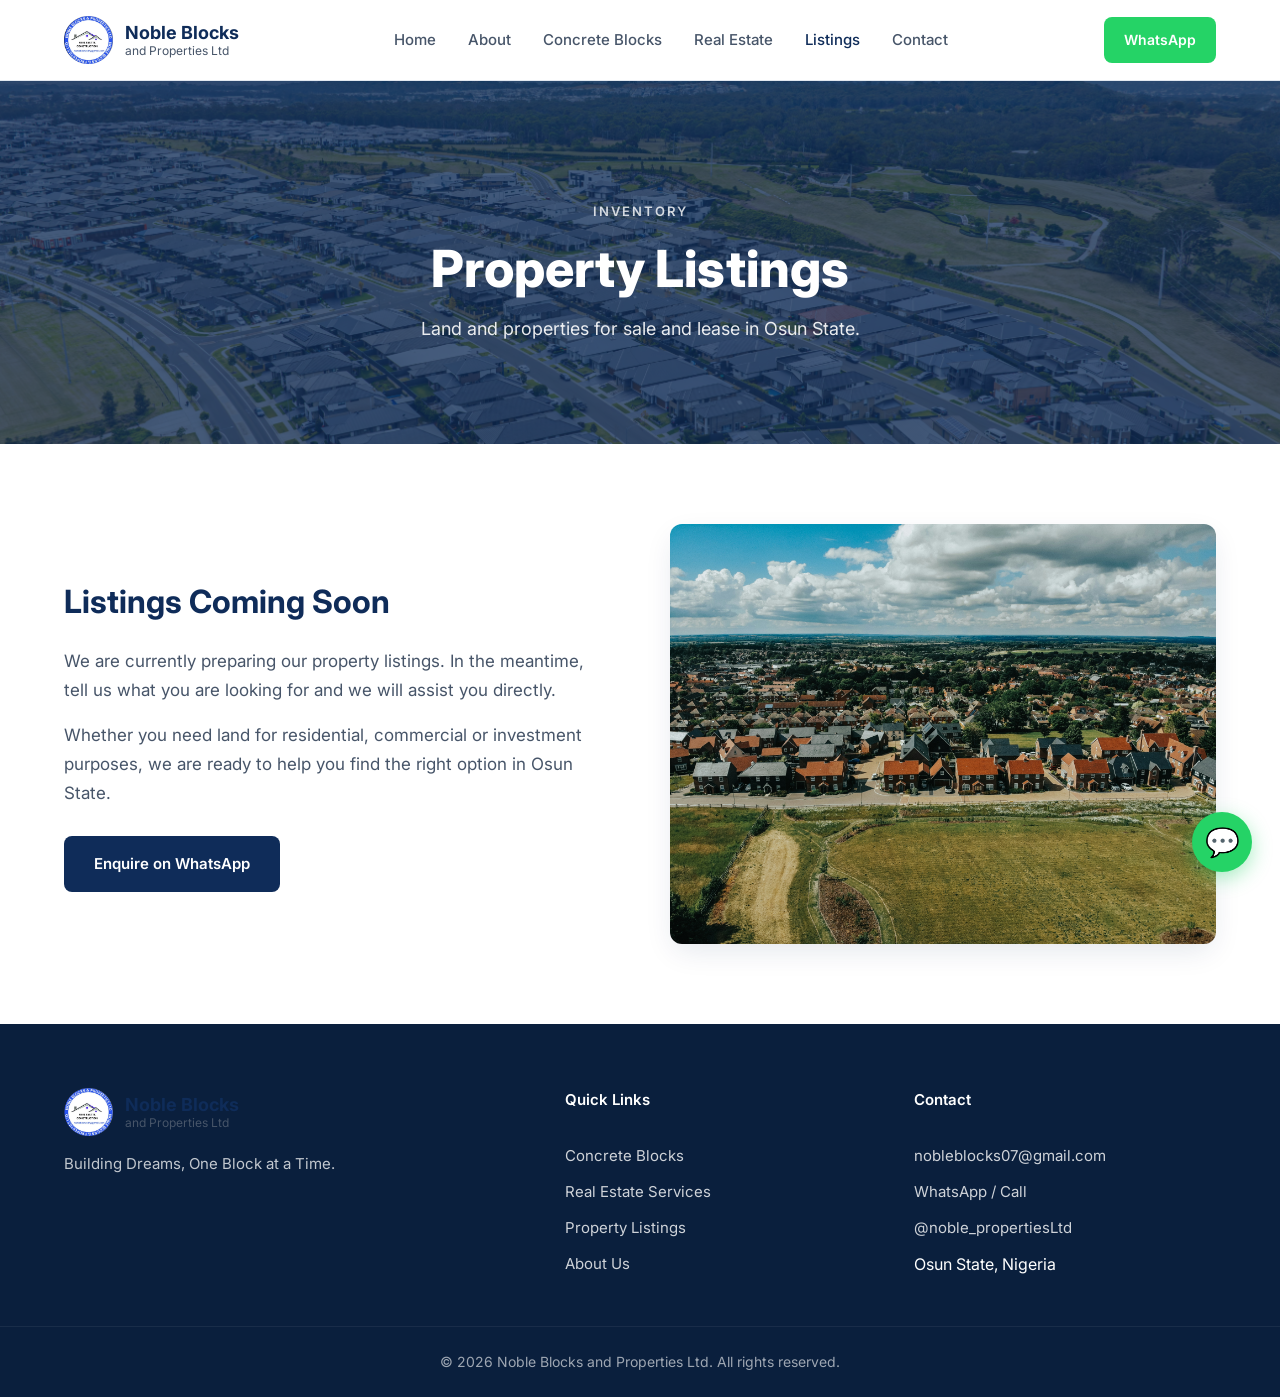
<file: pages/listings.html>
<!DOCTYPE html>
<html lang="en">
<head>
  <meta charset="UTF-8" />
  <meta name="viewport" content="width=device-width, initial-scale=1.0" />
  <title>Property Listings | Noble Blocks and Properties Ltd</title>
  <meta name="description" content="Land and property listings for sale and lease in Osun State by Noble Blocks and Properties Ltd." />
  <link rel="stylesheet" href="../css/style.css" />
  <link href="https://fonts.googleapis.com/css2?family=Inter:wght@400;500;600;700;800&display=swap" rel="stylesheet" />
</head>
<body>

  <!-- HEADER -->
  <header class="header">
    <div class="container header-inner">
      <a href="../index.html" class="logo">
        <img src="../noble-blocks.png" alt="Noble Blocks and Properties Ltd" />
        <div class="logo-text">
          <span class="logo-name">Noble Blocks</span>
          <span class="logo-sub">and Properties Ltd</span>
        </div>
      </a>
      <nav class="nav">
        <a href="../index.html">Home</a>
        <a href="about.html">About</a>
        <a href="blocks.html">Concrete Blocks</a>
        <a href="services.html">Real Estate</a>
        <a href="listings.html" class="active">Listings</a>
        <a href="contact.html">Contact</a>
      </nav>
      <div class="header-cta">
        <a href="https://wa.me/2348085689980" class="btn btn-whatsapp" target="_blank">WhatsApp</a>
      </div>
    </div>
  </header>

  <!-- PAGE HERO WITH IMAGE -->
  <section class="page-hero-image" style="background-image: url('../images/listing-1.jpg');">
    <div class="page-hero-overlay"></div>
    <div class="container">
      <p class="eyebrow">Inventory</p>
      <h1>Property Listings</h1>
      <p class="page-hero-desc">Land and properties for sale and lease in Osun State.</p>
    </div>
  </section>

  <!-- COMING SOON + IMAGE -->
  <section class="section">
    <div class="container">
      <div class="story-grid">
        <div class="story-text">
          <h2>Listings Coming Soon</h2>
          <p>
            We are currently preparing our property listings.  
            In the meantime, tell us what you are looking for and we will assist you directly.
          </p>
          <p>
            Whether you need land for residential, commercial or investment purposes, 
            we are ready to help you find the right option in Osun State.
          </p>
          <div style="margin-top: 28px;">
            <a href="https://wa.me/2348085689980?text=Hello%20Noble%20Blocks%2C%20I%20am%20looking%20for%20land%20or%20property." 
               class="btn btn-primary" target="_blank">
              Enquire on WhatsApp
            </a>
          </div>
        </div>
        <div class="story-image">
          <img src="../images/listing-2.jpg" alt="Property and land available in Osun State" />
        </div>
      </div>
    </div>
  </section>

  <!-- FOOTER -->
  <footer class="footer">
    <div class="container footer-grid">
      <div class="footer-brand">
        <div class="logo">
          <img src="../noble-blocks.png" alt="Noble Blocks" />
          <div class="logo-text">
            <span class="logo-name">Noble Blocks</span>
            <span class="logo-sub">and Properties Ltd</span>
          </div>
        </div>
        <p>Building Dreams, One Block at a Time.</p>
      </div>
      <div class="footer-links">
        <h4>Quick Links</h4>
        <a href="blocks.html">Concrete Blocks</a>
        <a href="services.html">Real Estate Services</a>
        <a href="listings.html">Property Listings</a>
        <a href="about.html">About Us</a>
      </div>
      <div class="footer-contact">
        <h4>Contact</h4>
        <a href="mailto:nobleblocks07@gmail.com">nobleblocks07@gmail.com</a>
        <a href="https://wa.me/2348085689980" target="_blank">WhatsApp / Call</a>
        <a href="https://instagram.com/noble_propertiesLtd" target="_blank">@noble_propertiesLtd</a>
        <p>Osun State, Nigeria</p>
      </div>
    </div>
    <div class="footer-bottom">
      <div class="container">
        <p>© 2026 Noble Blocks and Properties Ltd. All rights reserved.</p>
      </div>
    </div>
  </footer>

  <a href="https://wa.me/2348085689980" class="sticky-whatsapp" target="_blank">💬</a>

</body>
</html>
</file>
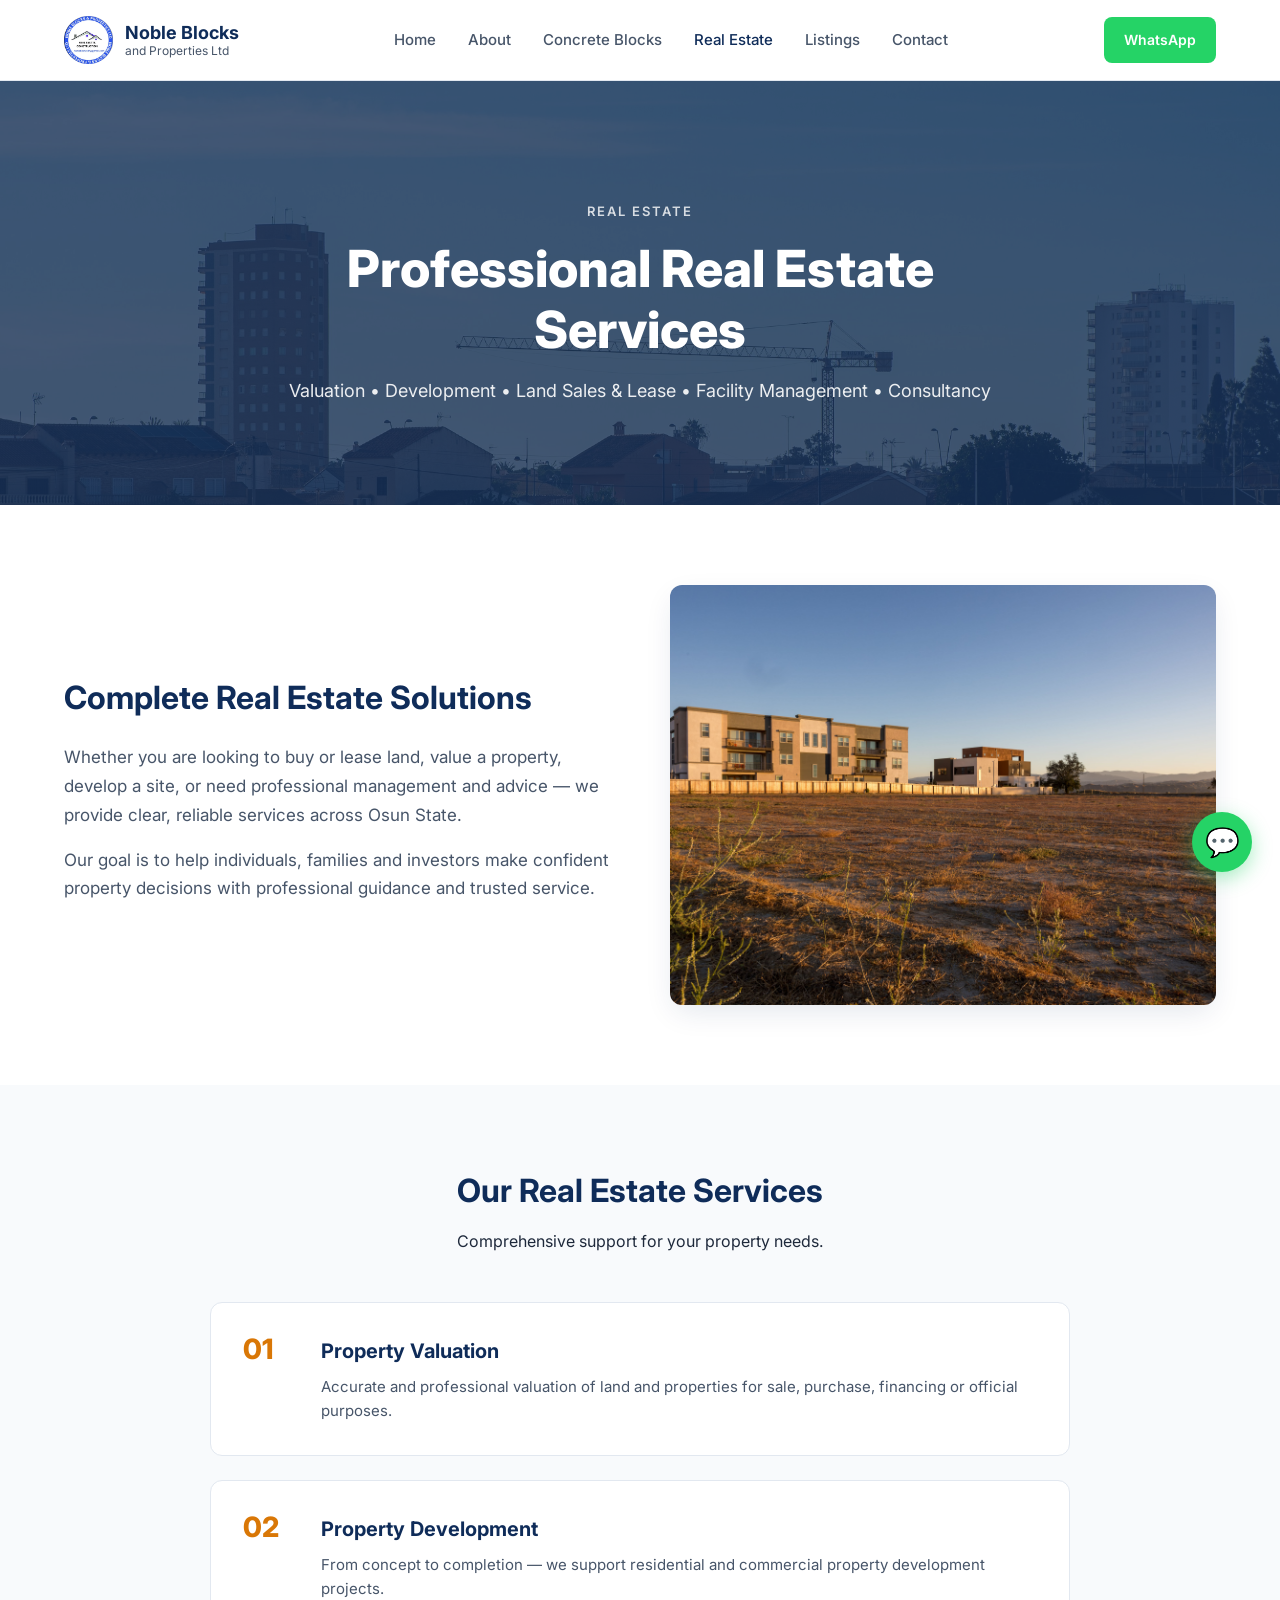
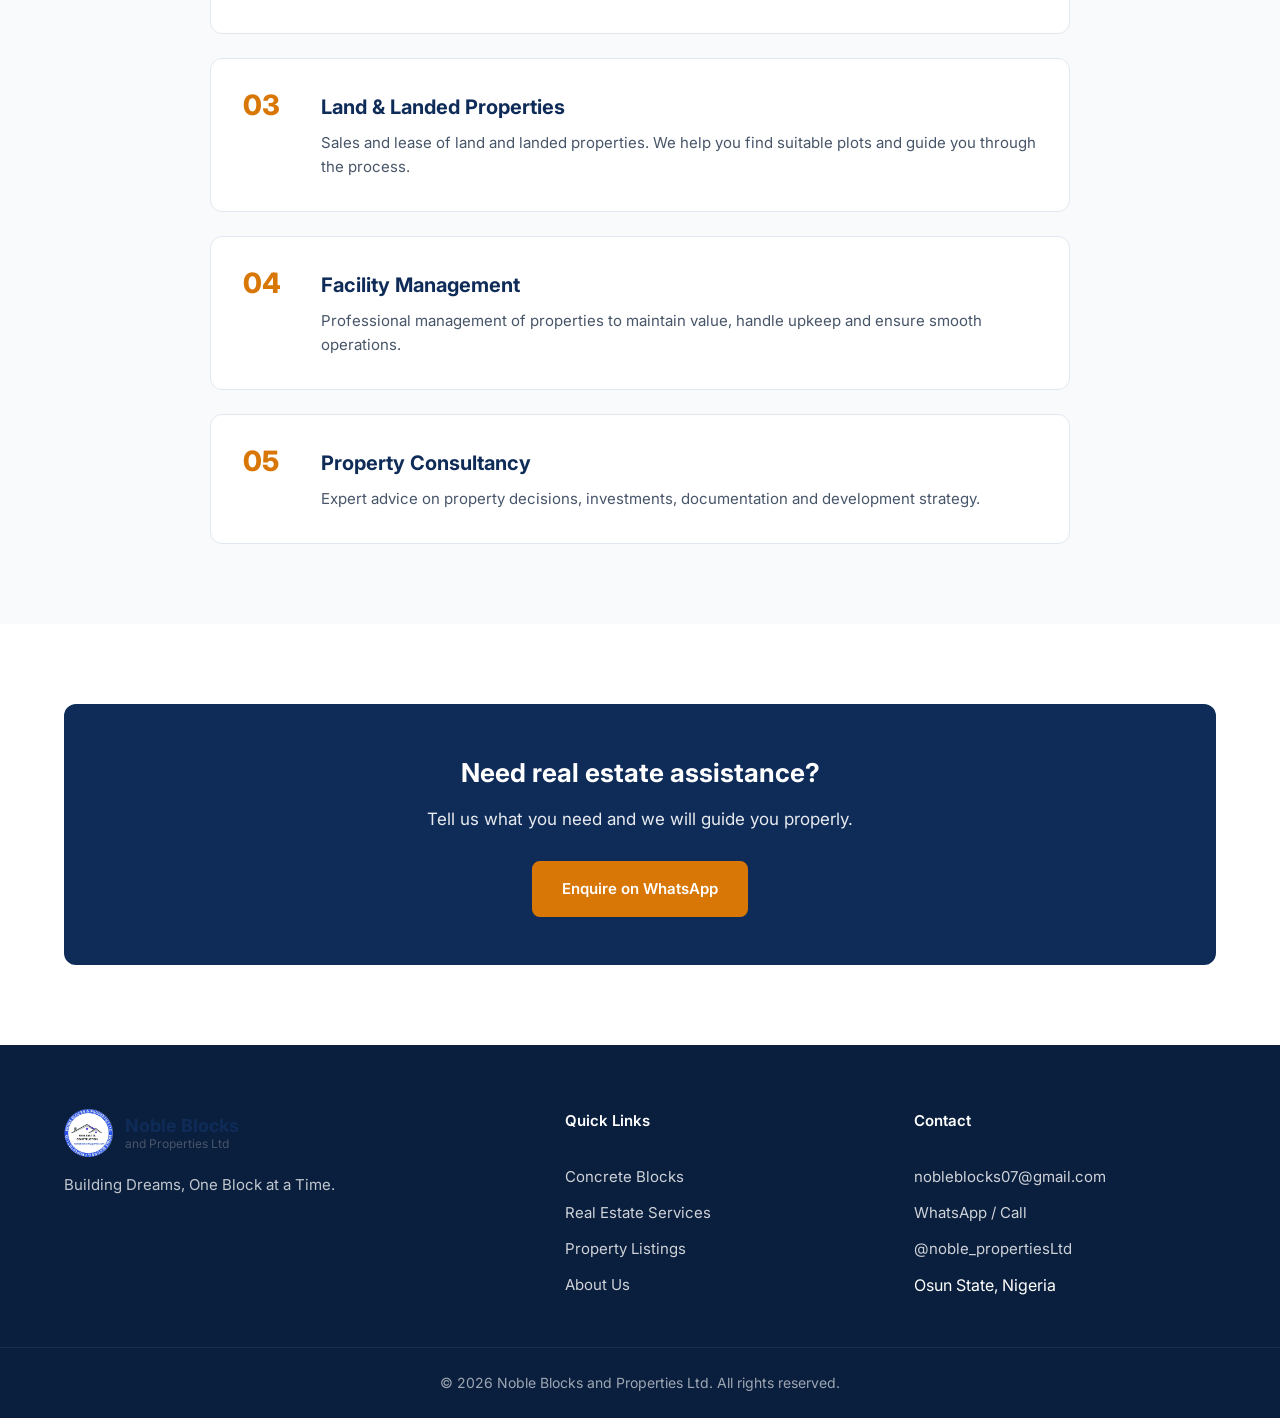
<file: pages/services.html>
<!DOCTYPE html>
<html lang="en">
<head>
  <meta charset="UTF-8" />
  <meta name="viewport" content="width=device-width, initial-scale=1.0" />
  <title>Real Estate Services | Noble Blocks and Properties Ltd</title>
  <meta name="description" content="Property valuation, land sales & lease, development, facility management and consultancy services in Osun State." />
  <link rel="stylesheet" href="../css/style.css" />
  <link href="https://fonts.googleapis.com/css2?family=Inter:wght@400;500;600;700;800&display=swap" rel="stylesheet" />
</head>
<body>

  <!-- HEADER -->
  <header class="header">
    <div class="container header-inner">
      <a href="../index.html" class="logo">
        <img src="../noble-blocks.png" alt="Noble Blocks and Properties Ltd" />
        <div class="logo-text">
          <span class="logo-name">Noble Blocks</span>
          <span class="logo-sub">and Properties Ltd</span>
        </div>
      </a>
      <nav class="nav">
        <a href="../index.html">Home</a>
        <a href="about.html">About</a>
        <a href="blocks.html">Concrete Blocks</a>
        <a href="services.html" class="active">Real Estate</a>
        <a href="listings.html">Listings</a>
        <a href="contact.html">Contact</a>
      </nav>
      <div class="header-cta">
        <a href="https://wa.me/2348085689980" class="btn btn-whatsapp" target="_blank">WhatsApp</a>
      </div>
    </div>
  </header>

  <!-- PAGE HERO WITH IMAGE -->
  <section class="page-hero-image" style="background-image: url('../images/land-1.jpg');">
    <div class="page-hero-overlay"></div>
    <div class="container">
      <p class="eyebrow">Real Estate</p>
      <h1>Professional Real Estate<br>Services</h1>
      <p class="page-hero-desc">Valuation • Development • Land Sales & Lease • Facility Management • Consultancy</p>
    </div>
  </section>

  <!-- INTRO + IMAGE -->
  <section class="section">
    <div class="container">
      <div class="story-grid">
        <div class="story-text">
          <h2>Complete Real Estate Solutions</h2>
          <p>
            Whether you are looking to buy or lease land, value a property, develop a site, 
            or need professional management and advice — we provide clear, reliable services 
            across Osun State.
          </p>
          <p>
            Our goal is to help individuals, families and investors make confident 
            property decisions with professional guidance and trusted service.
          </p>
        </div>
        <div class="story-image">
          <img src="../images/land-2.jpg" alt="Land and property in Osun State" />
        </div>
      </div>
    </div>
  </section>

  <!-- SERVICES LIST -->
  <section class="section bg-light">
    <div class="container">
      <div class="section-header">
        <h2>Our Real Estate Services</h2>
        <p>Comprehensive support for your property needs.</p>
      </div>

      <div class="services-list">

        <div class="service-item">
          <div class="service-number">01</div>
          <div class="service-content">
            <h3>Property Valuation</h3>
            <p>Accurate and professional valuation of land and properties for sale, purchase, financing or official purposes.</p>
          </div>
        </div>

        <div class="service-item">
          <div class="service-number">02</div>
          <div class="service-content">
            <h3>Property Development</h3>
            <p>From concept to completion — we support residential and commercial property development projects.</p>
          </div>
        </div>

        <div class="service-item">
          <div class="service-number">03</div>
          <div class="service-content">
            <h3>Land & Landed Properties</h3>
            <p>Sales and lease of land and landed properties. We help you find suitable plots and guide you through the process.</p>
          </div>
        </div>

        <div class="service-item">
          <div class="service-number">04</div>
          <div class="service-content">
            <h3>Facility Management</h3>
            <p>Professional management of properties to maintain value, handle upkeep and ensure smooth operations.</p>
          </div>
        </div>

        <div class="service-item">
          <div class="service-number">05</div>
          <div class="service-content">
            <h3>Property Consultancy</h3>
            <p>Expert advice on property decisions, investments, documentation and development strategy.</p>
          </div>
        </div>

      </div>
    </div>
  </section>

  <!-- CTA -->
  <section class="section">
    <div class="container">
      <div class="cta-box">
        <h3>Need real estate assistance?</h3>
        <p>Tell us what you need and we will guide you properly.</p>
        <a href="https://wa.me/2348085689980?text=Hello%20Noble%20Blocks%2C%20I%20am%20interested%20in%20your%20real%20estate%20services." 
           class="btn btn-primary" target="_blank">
          Enquire on WhatsApp
        </a>
      </div>
    </div>
  </section>

  <!-- FOOTER -->
  <footer class="footer">
    <div class="container footer-grid">
      <div class="footer-brand">
        <div class="logo">
          <img src="../noble-blocks.png" alt="Noble Blocks" />
          <div class="logo-text">
            <span class="logo-name">Noble Blocks</span>
            <span class="logo-sub">and Properties Ltd</span>
          </div>
        </div>
        <p>Building Dreams, One Block at a Time.</p>
      </div>
      <div class="footer-links">
        <h4>Quick Links</h4>
        <a href="blocks.html">Concrete Blocks</a>
        <a href="services.html">Real Estate Services</a>
        <a href="listings.html">Property Listings</a>
        <a href="about.html">About Us</a>
      </div>
      <div class="footer-contact">
        <h4>Contact</h4>
        <a href="mailto:nobleblocks07@gmail.com">nobleblocks07@gmail.com</a>
        <a href="https://wa.me/2348085689980" target="_blank">WhatsApp / Call</a>
        <a href="https://instagram.com/noble_propertiesLtd" target="_blank">@noble_propertiesLtd</a>
        <p>Osun State, Nigeria</p>
      </div>
    </div>
    <div class="footer-bottom">
      <div class="container">
        <p>© 2026 Noble Blocks and Properties Ltd. All rights reserved.</p>
      </div>
    </div>
  </footer>

  <a href="https://wa.me/2348085689980" class="sticky-whatsapp" target="_blank">💬</a>

</body>
</html>
</file>
<file: css/style.css>
/* ========== BASE ========== */
:root {
  --navy: #0f2c59;
  --navy-dark: #0a1f3d;
  --amber: #d97706;
  --amber-light: #f59e0b;
  --gray-50: #f8fafc;
  --gray-100: #f1f5f9;
  --gray-200: #e2e8f0;
  --gray-600: #475569;
  --gray-800: #1e293b;
  --white: #ffffff;
  --radius: 12px;
  --shadow: 0 10px 30px -5px rgba(15, 44, 89, 0.12);
}

* {
  margin: 0;
  padding: 0;
  box-sizing: border-box;
}

body {
  font-family: 'Inter', system-ui, sans-serif;
  color: var(--gray-800);
  line-height: 1.6;
  background: var(--white);
}

.container {
  width: 100%;
  max-width: 1200px;
  margin: 0 auto;
  padding: 0 24px;
}

img {
  max-width: 100%;
  display: block;
}

a {
  text-decoration: none;
  color: inherit;
}

/* ========== BUTTONS ========== */
.btn {
  display: inline-flex;
  align-items: center;
  justify-content: center;
  padding: 14px 28px;
  border-radius: 8px;
  font-weight: 600;
  font-size: 15px;
  transition: all 0.2s ease;
  border: 2px solid transparent;
}

.btn-primary {
  background: var(--navy);
  color: white;
}

.btn-primary:hover {
  background: var(--navy-dark);
  transform: translateY(-1px);
}

.btn-outline {
  border-color: var(--navy);
  color: var(--navy);
  background: transparent;
}

.btn-outline:hover {
  background: var(--navy);
  color: white;
}

.btn-whatsapp {
  background: #25D366;
  color: white;
  padding: 10px 18px;
  font-size: 14px;
}

.btn-whatsapp:hover {
  background: #20ba5a;
}

/* ========== HEADER ========== */
.header {
  position: sticky;
  top: 0;
  background: rgba(255, 255, 255, 0.95);
  backdrop-filter: blur(12px);
  border-bottom: 1px solid var(--gray-200);
  z-index: 100;
}

.header-inner {
  display: flex;
  align-items: center;
  justify-content: space-between;
  height: 80px;
}

.logo {
  display: flex;
  align-items: center;
  gap: 12px;
}

.logo img {
  height: 48px;
  width: auto;
}

.logo-text {
  display: flex;
  flex-direction: column;
  line-height: 1.2;
}

.logo-name {
  font-weight: 700;
  font-size: 18px;
  color: var(--navy);
}

.logo-sub {
  font-size: 12px;
  color: var(--gray-600);
}

.nav {
  display: flex;
  gap: 32px;
}

.nav a {
  font-weight: 500;
  font-size: 15px;
  color: var(--gray-600);
  transition: color 0.2s;
}

.nav a:hover,
.nav a.active {
  color: var(--navy);
}

.mobile-menu-btn {
  display: none;
  background: none;
  border: none;
  cursor: pointer;
}

/* ========== HERO ========== */
.hero {
  background: linear-gradient(135deg, var(--navy) 0%, var(--navy-dark) 100%);
  color: white;
  padding: 100px 0 120px;
  position: relative;
  overflow: hidden;
}

.hero-content {
  position: relative;
  z-index: 2;
}

.eyebrow {
  text-transform: uppercase;
  letter-spacing: 2px;
  font-size: 13px;
  font-weight: 600;
  opacity: 0.8;
  margin-bottom: 16px;
}

.hero h1 {
  font-size: clamp(2.5rem, 5vw, 3.75rem);
  font-weight: 800;
  line-height: 1.15;
  margin-bottom: 24px;
  max-width: 700px;
}

.hero-desc {
  font-size: 18px;
  opacity: 0.9;
  max-width: 540px;
  margin-bottom: 40px;
}

.hero-buttons {
  display: flex;
  gap: 16px;
  flex-wrap: wrap;
}

.hero .btn-primary {
  background: var(--amber);
  border-color: var(--amber);
}

.hero .btn-primary:hover {
  background: var(--amber-light);
}

.hero .btn-outline {
  border-color: rgba(255,255,255,0.4);
  color: white;
}

.hero .btn-outline:hover {
  background: white;
  color: var(--navy);
}

/* ========== ANIMATIONS ========== */
@keyframes fadeUp {
  from {
    opacity: 0;
    transform: translateY(30px);
  }
  to {
    opacity: 1;
    transform: translateY(0);
  }
}

.animate-fade-up {
  opacity: 0;
  animation: fadeUp 0.8s ease forwards;
}

.delay-1 { animation-delay: 0.15s; }
.delay-2 { animation-delay: 0.3s; }
.delay-3 { animation-delay: 0.45s; }

/* Smooth hover animations for cards */
.split-card,
.feature-card,
.value-card,
.service-item,
.enquiry-card {
  transition: all 0.3s cubic-bezier(0.4, 0, 0.2, 1);
}

.split-card:hover,
.feature-card:hover,
.value-card:hover {
  transform: translateY(-8px);
}

/* ========== SPLIT SECTION ========== */
.split-section {
  padding: 80px 0;
  margin-top: -60px;
  position: relative;
  z-index: 10;
}

.split-grid {
  display: grid;
  grid-template-columns: 1fr 1fr;
  gap: 28px;
}

.split-card {
  background: white;
  padding: 40px 36px;
  border-radius: var(--radius);
  box-shadow: var(--shadow);
  transition: all 0.25s ease;
  border: 1px solid var(--gray-100);
}

.split-card:hover {
  transform: translateY(-6px);
  box-shadow: 0 20px 40px -10px rgba(15, 44, 89, 0.18);
}

.split-icon {
  font-size: 36px;
  margin-bottom: 20px;
}

.split-card h2 {
  font-size: 24px;
  font-weight: 700;
  color: var(--navy);
  margin-bottom: 12px;
}

.split-card p {
  color: var(--gray-600);
  margin-bottom: 24px;
  font-size: 16px;
}

.split-link {
  font-weight: 600;
  color: var(--amber);
  font-size: 15px;
}

.blocks-card {
  border-top: 4px solid var(--amber);
}

.estate-card {
  border-top: 4px solid var(--navy);
}

/* ========== TRUST STRIP ========== */
.trust-strip {
  background: var(--gray-50);
  padding: 48px 0;
  border-top: 1px solid var(--gray-200);
  border-bottom: 1px solid var(--gray-200);
}

.trust-grid {
  display: grid;
  grid-template-columns: repeat(4, 1fr);
  gap: 32px;
  text-align: center;
}

.trust-item strong {
  display: block;
  font-size: 17px;
  color: var(--navy);
  margin-bottom: 4px;
}

.trust-item span {
  font-size: 14px;
  color: var(--gray-600);
}

/* ========== FOOTER ========== */
.footer {
  background: var(--navy-dark);
  color: white;
  padding-top: 64px;
}

.footer-grid {
  display: grid;
  grid-template-columns: 1.5fr 1fr 1fr;
  gap: 48px;
  padding-bottom: 48px;
}

.footer-brand p {
  margin-top: 16px;
  opacity: 0.75;
  font-size: 15px;
}

.footer h4 {
  font-size: 15px;
  margin-bottom: 20px;
  font-weight: 600;
}

.footer-links,
.footer-contact {
  display: flex;
  flex-direction: column;
  gap: 12px;
}

.footer-links a,
.footer-contact a {
  opacity: 0.8;
  font-size: 15px;
  transition: opacity 0.2s;
}

.footer-links a:hover,
.footer-contact a:hover {
  opacity: 1;
}

.footer-bottom {
  border-top: 1px solid rgba(255,255,255,0.1);
  padding: 24px 0;
  text-align: center;
  font-size: 14px;
  opacity: 0.6;
}

/* ========== STICKY WHATSAPP ========== */
.sticky-whatsapp {
  position: fixed;
  bottom: 28px;
  right: 28px;
  width: 60px;
  height: 60px;
  background: #25D366;
  color: white;
  border-radius: 50%;
  display: flex;
  align-items: center;
  justify-content: center;
  font-size: 28px;
  box-shadow: 0 6px 20px rgba(37, 211, 102, 0.4);
  z-index: 99;
  transition: transform 0.2s;
}

.sticky-whatsapp:hover {
  transform: scale(1.08);
}

/* ========== RESPONSIVE ========== */
@media (max-width: 900px) {
  .nav, .header-cta {
    display: none;
  }

  .mobile-menu-btn {
    display: block;
  }

  .split-grid {
    grid-template-columns: 1fr;
  }

  .trust-grid {
    grid-template-columns: 1fr 1fr;
  }

  .footer-grid {
    grid-template-columns: 1fr;
    gap: 36px;
  }

  .hero {
    padding: 80px 0 100px;
  }
}


/* ========== INNER PAGES ========== */
.page-hero {
  background: linear-gradient(135deg, var(--navy) 0%, var(--navy-dark) 100%);
  color: white;
  padding: 80px 0 70px;
  text-align: center;
}

.page-hero h1 {
  font-size: clamp(2rem, 4vw, 3rem);
  font-weight: 800;
  margin: 12px 0 16px;
  line-height: 1.2;
}

.page-hero-desc {
  opacity: 0.85;
  font-size: 18px;
}

.section {
  padding: 80px 0;
}

.section.bg-light {
  background: var(--gray-50);
}

.section-header {
  text-align: center;
  max-width: 600px;
  margin: 0 auto 48px;
}

.section-header h2 {
  font-size: 32px;
  color: var(--navy);
  margin-bottom: 12px;
}

.narrow {
  max-width: 760px;
}

.narrow h2 {
  font-size: 28px;
  color: var(--navy);
  margin-bottom: 20px;
}

.narrow p {
  margin-bottom: 16px;
  color: var(--gray-600);
  font-size: 17px;
}

.two-col {
  display: grid;
  grid-template-columns: 1fr 1fr;
  gap: 32px;
}

.info-card {
  background: white;
  padding: 36px;
  border-radius: var(--radius);
  box-shadow: var(--shadow);
}

.info-card h3 {
  color: var(--navy);
  margin-bottom: 12px;
  font-size: 22px;
}

.info-card p {
  color: var(--gray-600);
}

.values-grid {
  display: grid;
  grid-template-columns: repeat(auto-fit, minmax(200px, 1fr));
  gap: 24px;
}

.value-card {
  text-align: center;
  padding: 32px 24px;
  background: white;
  border-radius: var(--radius);
  border: 1px solid var(--gray-200);
  transition: all 0.2s;
}

.value-card:hover {
  border-color: var(--amber);
  transform: translateY(-4px);
}

.value-letter {
  display: inline-flex;
  width: 52px;
  height: 52px;
  background: var(--navy);
  color: white;
  font-size: 24px;
  font-weight: 800;
  border-radius: 50%;
  align-items: center;
  justify-content: center;
  margin-bottom: 16px;
}

.value-card h3 {
  color: var(--navy);
  margin-bottom: 8px;
}

.value-card p {
  font-size: 14px;
  color: var(--gray-600);
}

@media (max-width: 768px) {
  .two-col {
    grid-template-columns: 1fr;
  }
}



/* ========== BLOCKS PAGE EXTRA ========== */
.features-grid {
  display: grid;
  grid-template-columns: repeat(auto-fit, minmax(240px, 1fr));
  gap: 28px;
}

.feature-card {
  background: white;
  padding: 32px 28px;
  border-radius: var(--radius);
  border: 1px solid var(--gray-200);
  transition: all 0.2s ease;
}

.feature-card:hover {
  border-color: var(--amber);
  transform: translateY(-4px);
  box-shadow: var(--shadow);
}

.feature-icon {
  font-size: 32px;
  margin-bottom: 16px;
}

.feature-card h3 {
  color: var(--navy);
  font-size: 19px;
  margin-bottom: 10px;
}

.feature-card p {
  color: var(--gray-600);
  font-size: 15px;
}

.steps-grid {
  display: grid;
  grid-template-columns: repeat(3, 1fr);
  gap: 28px;
  margin-bottom: 56px;
}

.step-card {
  text-align: center;
  padding: 32px 24px;
}

.step-number {
  display: inline-flex;
  width: 48px;
  height: 48px;
  background: var(--navy);
  color: white;
  font-weight: 700;
  font-size: 20px;
  border-radius: 50%;
  align-items: center;
  justify-content: center;
  margin-bottom: 18px;
}

.step-card h3 {
  color: var(--navy);
  margin-bottom: 10px;
  font-size: 18px;
}

.step-card p {
  color: var(--gray-600);
  font-size: 15px;
}

.cta-box {
  background: var(--navy);
  color: white;
  text-align: center;
  padding: 48px 40px;
  border-radius: var(--radius);
}

.cta-box h3 {
  font-size: 26px;
  margin-bottom: 12px;
}

.cta-box p {
  opacity: 0.9;
  margin-bottom: 28px;
  font-size: 17px;
}

.cta-box .btn-primary {
  background: var(--amber);
  border-color: var(--amber);
}

.cta-box .btn-primary:hover {
  background: var(--amber-light);
}

@media (max-width: 768px) {
  .steps-grid {
    grid-template-columns: 1fr;
  }
}



/* ========== SERVICES PAGE ========== */
.services-list {
  display: flex;
  flex-direction: column;
  gap: 24px;
  max-width: 860px;
  margin: 0 auto;
}

.service-item {
  display: flex;
  gap: 28px;
  background: white;
  padding: 32px;
  border-radius: var(--radius);
  border: 1px solid var(--gray-200);
  transition: all 0.2s ease;
}

.service-item:hover {
  border-color: var(--navy);
  box-shadow: var(--shadow);
}

.service-number {
  font-size: 28px;
  font-weight: 800;
  color: var(--amber);
  line-height: 1;
  min-width: 50px;
}

.service-content h3 {
  color: var(--navy);
  font-size: 20px;
  margin-bottom: 8px;
}

.service-content p {
  color: var(--gray-600);
  font-size: 15px;
  margin: 0;
}

@media (max-width: 600px) {
  .service-item {
    flex-direction: column;
    gap: 12px;
  }
}



/* ========== CONTACT PAGE ========== */
.contact-grid {
  display: grid;
  grid-template-columns: 1fr 1fr;
  gap: 60px;
  align-items: start;
}

.contact-info h2 {
  font-size: 28px;
  color: var(--navy);
  margin-bottom: 12px;
}

.contact-intro {
  color: var(--gray-600);
  margin-bottom: 36px;
  font-size: 16px;
}

.contact-methods {
  display: flex;
  flex-direction: column;
  gap: 16px;
}

.contact-method {
  display: flex;
  align-items: center;
  gap: 18px;
  padding: 18px 20px;
  background: var(--gray-50);
  border-radius: 10px;
  transition: all 0.2s ease;
  border: 1px solid transparent;
}

.contact-method:hover {
  background: white;
  border-color: var(--gray-200);
  box-shadow: var(--shadow);
}

.method-icon {
  font-size: 24px;
  width: 48px;
  height: 48px;
  background: white;
  border-radius: 10px;
  display: flex;
  align-items: center;
  justify-content: center;
  box-shadow: 0 2px 8px rgba(0,0,0,0.06);
}

.contact-method strong {
  display: block;
  color: var(--navy);
  font-size: 15px;
  margin-bottom: 2px;
}

.contact-method span {
  color: var(--gray-600);
  font-size: 14px;
}

.enquiry-cards {
  display: flex;
  flex-direction: column;
  gap: 24px;
}

.enquiry-card {
  background: white;
  border: 1px solid var(--gray-200);
  border-radius: var(--radius);
  padding: 36px 32px;
  text-align: center;
}

.enquiry-card h3 {
  color: var(--navy);
  font-size: 20px;
  margin-bottom: 10px;
}

.enquiry-card p {
  color: var(--gray-600);
  margin-bottom: 24px;
  font-size: 15px;
}

@media (max-width: 900px) {
  .contact-grid {
    grid-template-columns: 1fr;
    gap: 48px;
  }
}

/* ========== NEWSLETTER ========== */
.newsletter {
  max-width: 640px;
  margin: 0 auto;
  text-align: center;
}

.newsletter h2 {
  font-size: 28px;
  color: var(--navy);
  margin-bottom: 10px;
}

.newsletter p {
  color: var(--gray-600);
  margin-bottom: 28px;
  font-size: 16px;
}

.newsletter-form {
  display: flex;
  max-width: 480px;
  margin: 0 auto;
  background: white;
  border: 1px solid var(--gray-200);
  border-radius: 10px;
  overflow: hidden;
  box-shadow: 0 4px 12px rgba(15, 44, 89, 0.06);
}

.newsletter-form input {
  flex: 1;
  border: none;
  padding: 0 18px;
  height: 52px;
  font-size: 15px;
  font-family: inherit;
  outline: none;
  background: transparent;
}

.newsletter-form .btn {
  height: 52px;
  padding: 0 26px;
  border-radius: 0;
  border: none;
  background: var(--navy);
  color: white;
  font-weight: 600;
  cursor: pointer;
  transition: background 0.2s;
}

.newsletter-form .btn:hover {
  background: var(--navy-dark);
}

@media (max-width: 500px) {
  .newsletter-form {
    flex-direction: column;
    border-radius: 10px;
  }

  .newsletter-form .btn {
    border-radius: 0 0 10px 10px;
  }
}




/* ========== LISTINGS PAGE ========== */
.coming-soon {
  max-width: 640px;
  margin: 0 auto;
  text-align: center;
  padding: 40px 20px;
}

.coming-soon-icon {
  font-size: 64px;
  margin-bottom: 24px;
}

.coming-soon h2 {
  font-size: 32px;
  color: var(--navy);
  margin-bottom: 16px;
}

.coming-soon p {
  color: var(--gray-600);
  font-size: 17px;
  line-height: 1.7;
  margin-bottom: 36px;
}

.coming-soon-actions {
  display: flex;
  gap: 16px;
  justify-content: center;
  flex-wrap: wrap;
}



/* ========== HERO CAROUSEL ========== */
.hero-carousel {
  position: relative;
  height: 90vh;
  min-height: 600px;
  overflow: hidden;
  color: white;
}

.carousel-slides {
  position: absolute;
  inset: 0;
}

.carousel-slide {
  position: absolute;
  inset: 0;
  background-size: cover;
  background-position: center;
  opacity: 0;
  transition: opacity 1.2s ease-in-out;
}

.carousel-slide.active {
  opacity: 1;
}

.carousel-overlay {
  position: absolute;
  inset: 0;
  background: linear-gradient(
    to right,
    rgba(15, 44, 89, 0.85) 0%,
    rgba(15, 44, 89, 0.6) 50%,
    rgba(15, 44, 89, 0.4) 100%
  );
  z-index: 1;
}

.hero-carousel .hero-content {
  position: relative;
  z-index: 2;
  height: 100%;
  display: flex;
  align-items: center;
}

.hero-carousel .hero-text {
  max-width: 650px;
}

.hero-carousel .eyebrow {
  text-transform: uppercase;
  letter-spacing: 2px;
  font-size: 13px;
  font-weight: 600;
  opacity: 0.85;
  margin-bottom: 16px;
}

.hero-carousel h1 {
  font-size: clamp(2.6rem, 5vw, 3.8rem);
  font-weight: 800;
  line-height: 1.15;
  margin-bottom: 24px;
}

.hero-carousel .hero-desc {
  font-size: 18px;
  opacity: 0.9;
  margin-bottom: 40px;
  max-width: 520px;
}

.hero-carousel .btn-primary {
  background: var(--amber);
  border-color: var(--amber);
}

.hero-carousel .btn-primary:hover {
  background: var(--amber-light);
}

.hero-carousel .btn-outline {
  border-color: rgba(255, 255, 255, 0.5);
  color: white;
}

.hero-carousel .btn-outline:hover {
  background: white;
  color: var(--navy);
}

/* Dots */
.carousel-dots {
  position: absolute;
  bottom: 40px;
  left: 50%;
  transform: translateX(-50%);
  display: flex;
  gap: 10px;
  z-index: 3;
}

.dot {
  width: 10px;
  height: 10px;
  border-radius: 50%;
  border: 2px solid white;
  background: transparent;
  cursor: pointer;
  padding: 0;
  transition: all 0.3s ease;
}

.dot.active {
  background: white;
  transform: scale(1.2);
}


/* ========== PAGE HERO WITH IMAGE ========== */
.page-hero-image {
  position: relative;
  background-size: cover;
  background-position: center;
  color: white;
  padding: 120px 0 100px;
  text-align: center;
}

.page-hero-overlay {
  position: absolute;
  inset: 0;
  background: rgba(15, 44, 89, 0.75);
}

.page-hero-image .container {
  position: relative;
  z-index: 2;
}

.page-hero-image h1 {
  font-size: clamp(2.2rem, 4vw, 3.2rem);
  font-weight: 800;
  margin: 12px 0 16px;
  line-height: 1.2;
}

.page-hero-image .page-hero-desc {
  opacity: 0.9;
  font-size: 18px;
}

/* ========== STORY GRID ========== */
.story-grid {
  display: grid;
  grid-template-columns: 1fr 1fr;
  gap: 60px;
  align-items: center;
}

.story-text h2 {
  font-size: 32px;
  color: var(--navy);
  margin-bottom: 20px;
}

.story-text p {
  color: var(--gray-600);
  font-size: 17px;
  margin-bottom: 16px;
  line-height: 1.7;
}

.story-image img {
  width: 100%;
  height: 420px;
  object-fit: cover;
  border-radius: var(--radius);
  box-shadow: var(--shadow);
}

@media (max-width: 900px) {
  .story-grid {
    grid-template-columns: 1fr;
    gap: 40px;
  }

  .story-image img {
    height: 320px;
  }
}
</file>
